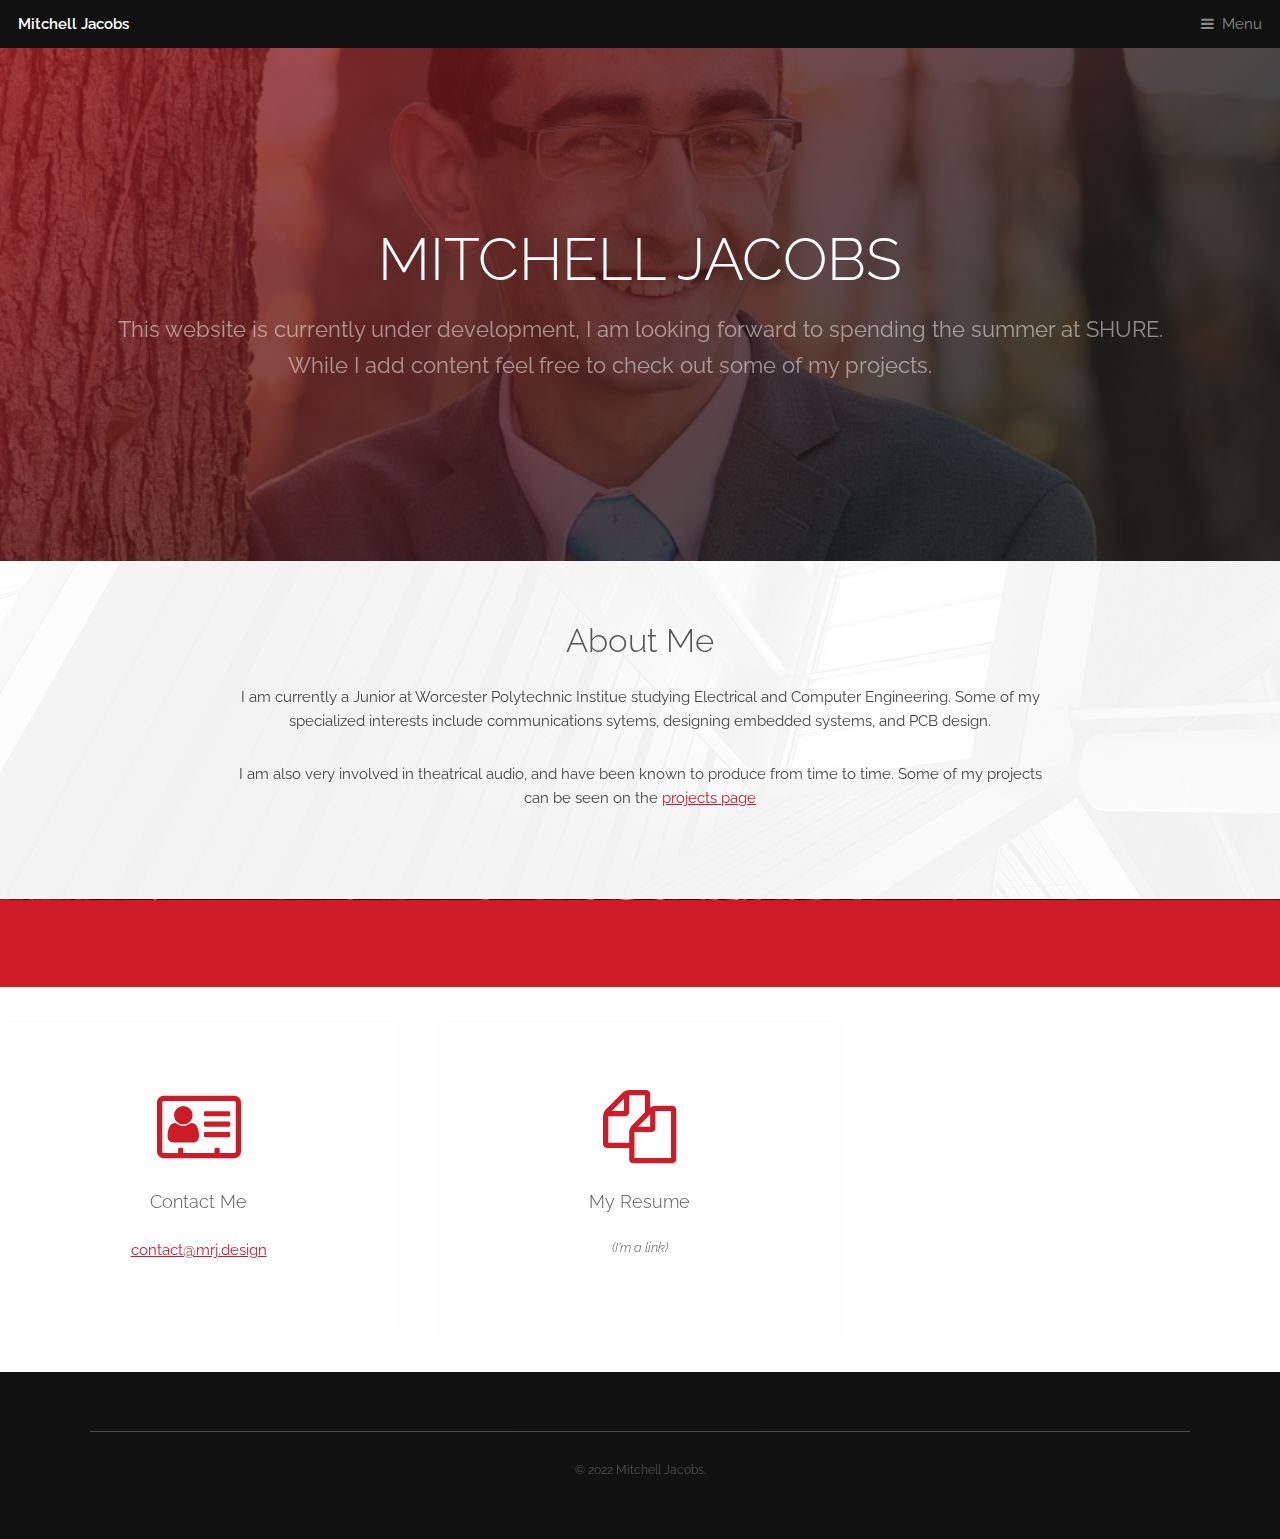
<file: index.html>
<!DOCTYPE HTML>
<!--
	Industrious by TEMPLATED
	templated.co @templatedco
	Released for free under the Creative Commons Attribution 3.0 license (templated.co/license)
-->
<html>
<head>
<title>Mitchell Jacobs</title>
<meta charset="utf-8" />
<meta name="viewport" content="width=device-width, initial-scale=1, user-scalable=no" />
<meta name="description" content="" />
<meta name="keywords" content="" />
<link rel="stylesheet" href="assets/css/main.css" />
</head>
<body class="is-preload">

<!-- Header -->
<header id="header"> <a class="logo" href="index.html">Mitchell Jacobs</a>
  <nav> <a href="#menu">Menu</a> </nav>
</header>

<!-- Nav -->
<nav id="menu">
  <ul class="links">
    <li><a href="index.html">Home</a></li>
    <li><a href="projects.html">Projects</a></li>
	<li><a href="adobe/index.html">Polaroids</a></li>
    <!--<li><a href="https://docs.google.com/presentation/d/1HomAJGfsAVUTFAJvq2ZEibzU8NxV7aHNJRyMZq0gTE8/edit?usp=sharing">History Presentation</a></li>-->
    <!--<li><a href="generic.html">Generic</a></li>-->
  </ul>
</nav>

<!-- Banner -->
<section id="banner" style="background-image: url('images/banner.jpg');">
  <div class="inner">
    <h1>Mitchell Jacobs</h1>
    <p>This website is currently under development, I am looking forward to spending the summer at SHURE. While I add content feel free to check out some of my projects.&nbsp; &nbsp; &nbsp; &nbsp; &nbsp;&nbsp;</p>
  </div>
</section>

<!-- Highlights -->
<section class="wrapper">
      <div class="inner">
        <header class="special">
          <h2>About Me</h2>

          <p>I am currently a Junior at Worcester Polytechnic Institue studying Electrical and Computer Engineering. Some of my specialized interests include communications sytems, designing embedded systems, and PCB design.</p>

          <p> I am also very involved in theatrical audio, and have been known to produce from time to time. Some of my projects can be seen on the <a href="/projects.html"> projects page</a>
        </header>
      </div>
</section>

<!-- CTA -->
<section id="cta" class="wrapper">
  <div class="inner" height="20%"> </div>
</section>
<div class="highlights">
  <section>
    <div class="content"> <a href="#" class="icon fa-vcard-o"><span class="label">Icon</span></a>
      <header>
        <h3>Contact Me</h3>
      </header>
      <p><a href="mailto:contact@mrj.design">contact@mrj.design</a></p>
    </div>
  </section>
  <section onclick="window.open('files/resume/Mitchell-Jacobs.pdf')" target="_blank">
    <div class="content"> <a href="#" class="icon fa-files-o"><span class="label">Icon</span></a>
      <header>
        <h3>My Resume</h3>
		  <h5><i>(I'm a link)</i></h5>
      </header>
    </div>
  </section>
</div>

<!-- Footer -->
<footer id="footer">
  <div class="inner">
    <div class="content">


    </div>
    <div class="copyright"> &copy; 2022 Mitchell Jacobs. </div>
  </div>
</footer>

<!-- Scripts -->
<script src="assets/js/jquery.min.js"></script>
<script src="assets/js/browser.min.js"></script>
<script src="assets/js/breakpoints.min.js"></script>
<script src="assets/js/util.js"></script>
<script src="assets/js/main.js"></script>
</body>
</html>
</file>
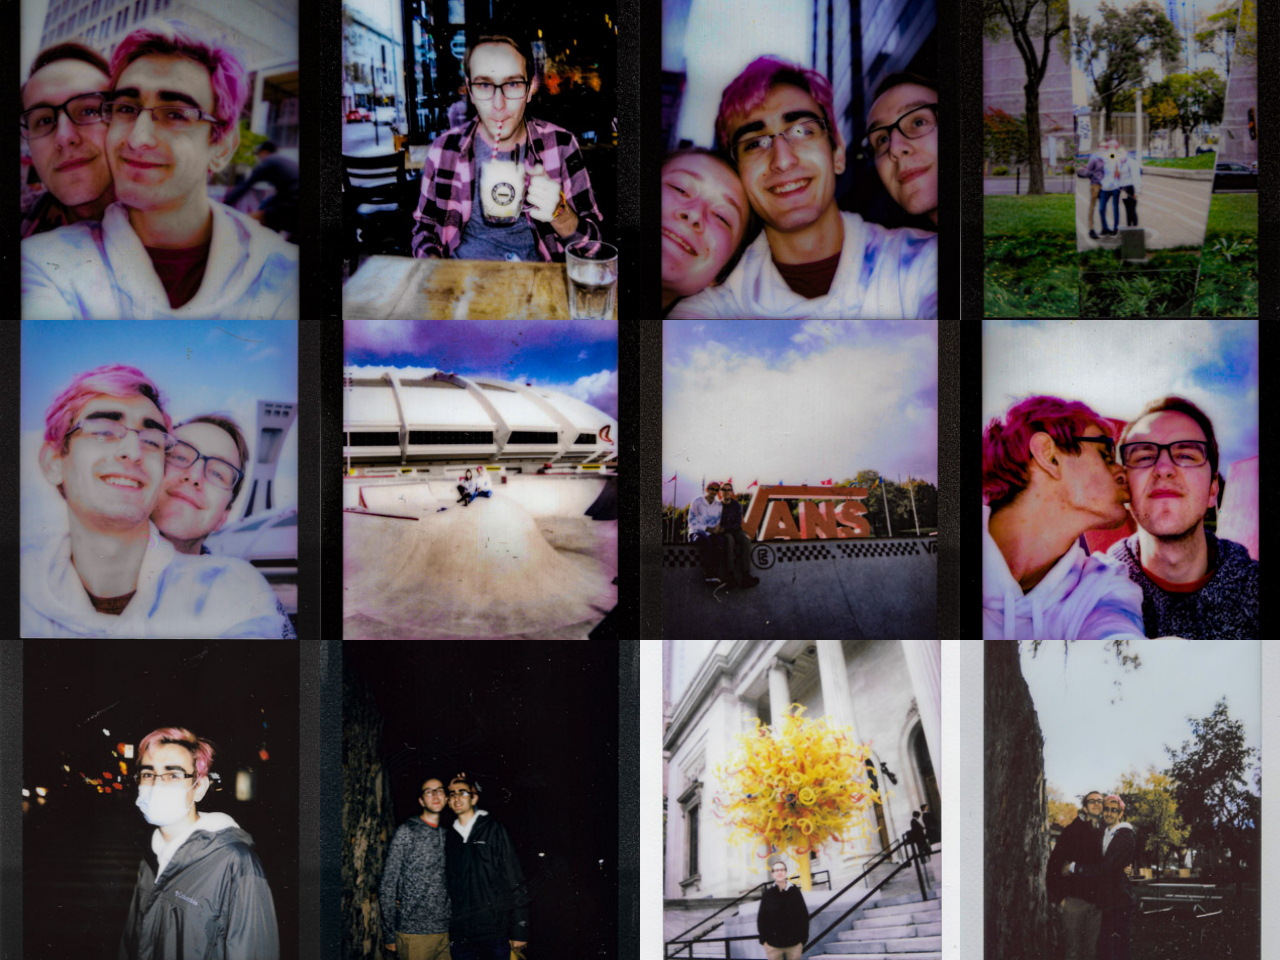
<file: adobe/index.html>
<!DOCTYPE html>
<!--[if lt IE 7]>      <html class="no-js lt-ie9 lt-ie8 lt-ie7" xmlns:lr="http://adobe.com/lrg/0.0"> <![endif]-->
<!--[if IE 7]>         <html class="no-js lt-ie9 lt-ie8" xmlns:lr="http://adobe.com/lrg/0.0"> <![endif]-->
<!--[if IE 8]>         <html class="no-js lt-ie9" xmlns:lr="http://adobe.com/lrg/0.0"> <![endif]-->
<!--[if gt IE 8]><!--> <html class="no-js" xmlns:lr="http://adobe.com/lrg/0.0"> <!--<![endif]-->
    <head>
        <meta charset="utf-8">
        <meta http-equiv="X-UA-Compatible" content="IE=edge">
        <title>Montreal Polaroids</title>
        <meta name="description" content="">
        <meta name="viewport" content="width=device-width, initial-scale=1">
        <link rel="stylesheet" type="text/css" href="assets/css/normalize.css">
        <link rel="stylesheet" type="text/css" href="assets/css/main.css">
        <link rel="stylesheet" type="text/css" media="screen" title="Custom Settings" href="assets/css/custom.css" >
        <script src="assets/js/libs/modernizr.custom.23122.js"></script>
    </head>
    <body class="" data-pagination-style="scroll">
                        <div id="thumbnailContainer">
            <div class="thumbnails thumbnail-size-lg"></div>
        </div>
        <div id="loupeContainer" class="show-corners">
            <div class="background"></div>
            <div class="image-container"></div>
            <div class="side-navigation">
                <div class="hotspot" id="hotspotPrevLoupe">
                    <div class="button" id="buttonPrevSideLoupe">
                        <svg version="1.1" baseProfile="basic" id="svgIconPrevSideLoupe" xmlns="http://www.w3.org/2000/svg" xmlns:xlink="http://www.w3.org/1999/xlink" x="0px" y="0px" width="50px" height="50px" viewBox="0 0 50 50" xml:space="preserve">
                            <path class="icon custom-colorable" fill="#231F20" d="M0,0l0,50h50V0L0,0z M18.49,25.05l9.707-9.264c0.418-0.399,1.093-0.403,1.506-0.008l1.498,1.43 c0.414,0.395,0.41,1.039-0.009,1.438l-6.765,6.456l6.613,6.31c0.411,0.392,0.414,1.024,0.008,1.412l-1.471,1.404 c-0.406,0.387-1.069,0.384-1.479-0.008l-6.612-6.311L18.49,25.05z"/>
                        </svg>
                    </div>
                </div>
                <div class="hotspot" id="hotspotNextLoupe">
                    <div class="button" id="buttonNextSideLoupe">
                        <svg version="1.1" baseProfile="basic" id="svgIconNextSideLoupe" xmlns="http://www.w3.org/2000/svg" xmlns:xlink="http://www.w3.org/1999/xlink" x="0px" y="0px" width="50px" height="50px" viewBox="0 0 50 50" xml:space="preserve">
                            <path class="icon custom-colorable" fill="#231F20" d="M0,0v50h50V0H0z M28.513,27.909l-6.612,6.311c-0.411,0.392-1.073,0.395-1.479,0.008l-1.471-1.404 c-0.406-0.388-0.402-1.02,0.008-1.412l6.613-6.31l-6.765-6.456c-0.419-0.399-0.422-1.043-0.009-1.438l1.498-1.43 c0.414-0.395,1.088-0.391,1.506,0.008l9.707,9.264L28.513,27.909z"/>
                        </svg>
                    </div>
                </div>
            </div>
            <div class="info-container">
                <div id="loupeMeta"></div>
                <ul class="lateral-nav">
                    <li id="buttonPrev">
                        <svg version="1.1" id="svgIconPrevLoupe" xmlns="http://www.w3.org/2000/svg" xmlns:xlink="http://www.w3.org/1999/xlink" x="0px" y="0px" viewBox="0 0 45 45" style="enable-background:new 0 0 45 45;" xml:space="preserve">
                            <style type="text/css">
                                .st0{fill-rule:evenodd;clip-rule:evenodd;fill:#231F20;}
                            </style>
                            <path class="icon custom-colorable" d="M25.20105,14.76864l-8.2004,7.773l2.5314,2.3992l5.5858,5.2952c0.3469,0.3289,0.9064,0.3318,1.2497,0.0065
                                l1.2431-1.1783c0.3429-0.3252,0.3398-0.8555-0.0071-1.1846l-5.5864-5.2948l5.7149-5.4171c0.3535-0.3349,0.3568-0.875,0.0074-1.2063
                                l-1.2657-1.1995C26.12435,14.43064,25.55435,14.43354,25.20105,14.76864z"/>
                        </svg>
                    </li>
                    <li class="count"><span id="countCurrent"></span> of <span id="countTotal"></span></li>
                    <li id="buttonNext">
                        <svg version="1.1" id="svgIconNextLoupe" xmlns="http://www.w3.org/2000/svg" xmlns:xlink="http://www.w3.org/1999/xlink" x="0px" y="0px" viewBox="0 0 45 45" style="enable-background:new 0 0 45 45;" xml:space="preserve">
                            <style type="text/css">
                                .st0{fill-rule:evenodd;clip-rule:evenodd;fill:#231F20;}
                            </style>
                            <path class="icon custom-colorable" d="M19.79895,14.76864l8.2004,7.773l-2.5314,2.3992l-5.5858,5.2952c-0.3469,0.3289-0.9064,0.3318-1.2497,0.0065
                                l-1.2431-1.1783c-0.3429-0.3252-0.3398-0.8555,0.0071-1.1846l5.5864-5.2948l-5.7149-5.4171
                                c-0.3535-0.3349-0.3568-0.875-0.0074-1.2063l1.2657-1.1995C18.87565,14.43064,19.44565,14.43354,19.79895,14.76864z"/>
                        </svg>
                    </li>
                </ul>
            </div>
            <div id="loupeCloseButton">
                <svg version="1.1" id="svgIconLoupeClose" xmlns="http://www.w3.org/2000/svg" xmlns:xlink="http://www.w3.org/1999/xlink" x="0px" y="0px"
                     viewBox="0 0 45 45" style="enable-background:new 0 0 45 45;" xml:space="preserve">
                    <path class="shape-x custom-colorable" d="M14.77881,17.30074l5.212,5.2222l-5.0831,5.0924c-0.3476,0.3484-0.5746,0.7624-0.2308,1.1067l1.5682,1.4763
                        c0.3436,0.3443,0.8045,0.2596,1.1521-0.0886l5.0825-5.093l5.2119,5.222c0.3536,0.3547,0.9244,0.3578,1.2741,0.0073l1.2677-1.27
                        c0.3497-0.3507,0.3465-0.9224-0.0071-1.2768l-5.2119-5.2221l5.0828-5.0925c0.3475-0.3485,0.5429-0.8259,0.1994-1.1702
                        l-1.6474-1.4921c-0.3438-0.3443-0.6936-0.1803-1.0411,0.1679l-5.0828,5.0929l-5.212-5.222
                        c-0.3537-0.3546-0.9241-0.3577-1.2742-0.007l-1.2672,1.2698C14.42171,16.37464,14.42491,16.94624,14.77881,17.30074z"/>
                </svg>
            </div>
        </div>
        <script type="text/javascript">
            var LR = LR || {};
            LR.images = [                                                                                        {"id": "2756", "exportFilename": "60", "title": "", "caption" : ""},
                         {"id": "2787", "exportFilename": "59", "title": "", "caption" : ""},
                         {"id": "2820", "exportFilename": "58", "title": "", "caption" : ""},
                         {"id": "2851", "exportFilename": "57", "title": "", "caption" : ""},
                         {"id": "2884", "exportFilename": "56", "title": "", "caption" : ""},
                         {"id": "2917", "exportFilename": "55", "title": "", "caption" : ""},
                         {"id": "2948", "exportFilename": "54", "title": "", "caption" : ""},
                         {"id": "2979", "exportFilename": "53", "title": "", "caption" : ""},
                         {"id": "3012", "exportFilename": "52", "title": "", "caption" : ""},
                         {"id": "3043", "exportFilename": "51", "title": "", "caption" : ""},
                         {"id": "3076", "exportFilename": "50", "title": "", "caption" : ""},
                         {"id": "3109", "exportFilename": "49", "title": "", "caption" : ""},
                         {"id": "3142", "exportFilename": "48", "title": "", "caption" : ""},
                         {"id": "3175", "exportFilename": "47", "title": "", "caption" : ""},
                         {"id": "3208", "exportFilename": "46", "title": "", "caption" : ""},
                         {"id": "3241", "exportFilename": "45", "title": "", "caption" : ""},
                         {"id": "3272", "exportFilename": "44", "title": "", "caption" : ""},
                         {"id": "3305", "exportFilename": "43", "title": "", "caption" : ""},
                         {"id": "3338", "exportFilename": "41", "title": "", "caption" : ""},
                         {"id": "3369", "exportFilename": "42", "title": "", "caption" : ""},
                                    ]        </script>
        <script src="//ajax.googleapis.com/ajax/libs/jquery/1.10.2/jquery.min.js"></script>
        <script>window.jQuery || document.write('<script src="assets/js/libs/jquery-1.10.2.min.js"><\/script>')</script>
        <script src="assets/js/main.js"></script>
    </body>
</html>
</file>
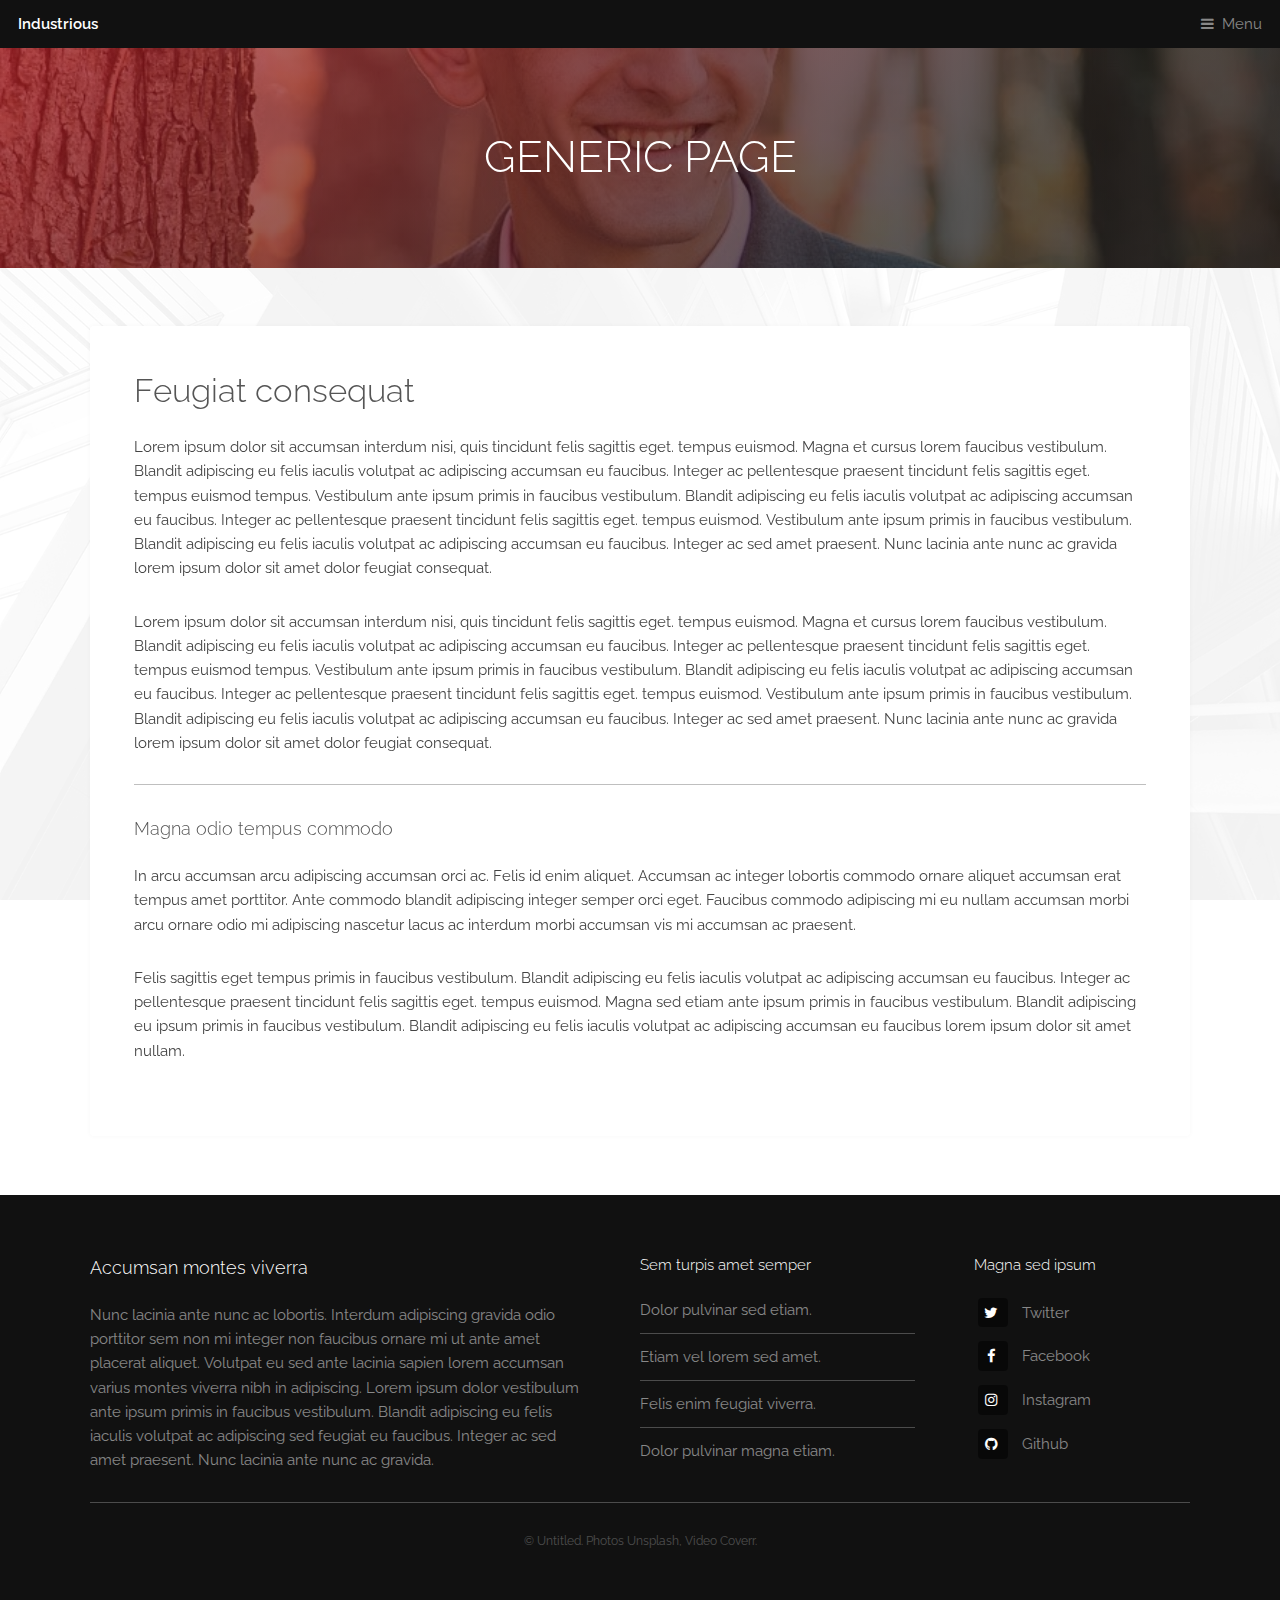
<file: generic.html>
<!DOCTYPE HTML>
<!--
	Industrious by TEMPLATED
	templated.co @templatedco
	Released for free under the Creative Commons Attribution 3.0 license (templated.co/license)
-->
<html>
	<head>
		<title>Generic Page - Industrious by TEMPLATED</title>
		<meta charset="utf-8" />
		<meta name="viewport" content="width=device-width, initial-scale=1, user-scalable=no" />
		<meta name="description" content="" />
		<meta name="keywords" content="" />
		<link rel="stylesheet" href="assets/css/main.css" />
	</head>
	<body class="is-preload">

		<!-- Header -->
			<header id="header">
				<a class="logo" href="index.html">Industrious</a>
				<nav>
					<a href="#menu">Menu</a>
				</nav>
			</header>

		<!-- Nav -->
			<nav id="menu">
				<ul class="links">
					<li><a href="index.html">Home</a></li>
					<li><a href="projects.html">Projects</a></li>
					<li><a href="generic.html">Generic</a></li>
				</ul>
			</nav>

		<!-- Heading -->
			<div id="heading" >
				<h1>Generic Page</h1>
			</div>

		<!-- Main -->
			<section id="main" class="wrapper">
				<div class="inner">
					<div class="content">
						<header>
							<h2>Feugiat consequat</h2>
						</header>
						<p>Lorem ipsum dolor sit accumsan interdum nisi, quis tincidunt felis sagittis eget. tempus euismod. Magna et cursus lorem faucibus vestibulum. Blandit adipiscing eu felis iaculis volutpat ac adipiscing accumsan eu faucibus. Integer ac pellentesque praesent tincidunt felis sagittis eget. tempus euismod tempus. Vestibulum ante ipsum primis in faucibus vestibulum. Blandit adipiscing eu felis iaculis volutpat ac adipiscing accumsan eu faucibus. Integer ac pellentesque praesent tincidunt felis sagittis eget. tempus euismod. Vestibulum ante ipsum primis in faucibus vestibulum. Blandit adipiscing eu felis iaculis volutpat ac adipiscing accumsan eu faucibus. Integer ac sed amet praesent. Nunc lacinia ante nunc ac gravida lorem ipsum dolor sit amet dolor feugiat consequat. </p>
						<p>Lorem ipsum dolor sit accumsan interdum nisi, quis tincidunt felis sagittis eget. tempus euismod. Magna et cursus lorem faucibus vestibulum. Blandit adipiscing eu felis iaculis volutpat ac adipiscing accumsan eu faucibus. Integer ac pellentesque praesent tincidunt felis sagittis eget. tempus euismod tempus. Vestibulum ante ipsum primis in faucibus vestibulum. Blandit adipiscing eu felis iaculis volutpat ac adipiscing accumsan eu faucibus. Integer ac pellentesque praesent tincidunt felis sagittis eget. tempus euismod. Vestibulum ante ipsum primis in faucibus vestibulum. Blandit adipiscing eu felis iaculis volutpat ac adipiscing accumsan eu faucibus. Integer ac sed amet praesent. Nunc lacinia ante nunc ac gravida lorem ipsum dolor sit amet dolor feugiat consequat. </p>
						<hr />
						<h3>Magna odio tempus commodo</h3>
						<p>In arcu accumsan arcu adipiscing accumsan orci ac. Felis id enim aliquet. Accumsan ac integer lobortis commodo ornare aliquet accumsan erat tempus amet porttitor. Ante commodo blandit adipiscing integer semper orci eget. Faucibus commodo adipiscing mi eu nullam accumsan morbi arcu ornare odio mi adipiscing nascetur lacus ac interdum morbi accumsan vis mi accumsan ac praesent.</p>
						<p>Felis sagittis eget tempus primis in faucibus vestibulum. Blandit adipiscing eu felis iaculis volutpat ac adipiscing accumsan eu faucibus. Integer ac pellentesque praesent tincidunt felis sagittis eget. tempus euismod. Magna sed etiam ante ipsum primis in faucibus vestibulum. Blandit adipiscing eu ipsum primis in faucibus vestibulum. Blandit adipiscing eu felis iaculis volutpat ac adipiscing accumsan eu faucibus lorem ipsum dolor sit amet nullam.</p>
					</div>
				</div>
			</section>

		<!-- Footer -->
			<footer id="footer">
				<div class="inner">
					<div class="content">
						<section>
							<h3>Accumsan montes viverra</h3>
							<p>Nunc lacinia ante nunc ac lobortis. Interdum adipiscing gravida odio porttitor sem non mi integer non faucibus ornare mi ut ante amet placerat aliquet. Volutpat eu sed ante lacinia sapien lorem accumsan varius montes viverra nibh in adipiscing. Lorem ipsum dolor vestibulum ante ipsum primis in faucibus vestibulum. Blandit adipiscing eu felis iaculis volutpat ac adipiscing sed feugiat eu faucibus. Integer ac sed amet praesent. Nunc lacinia ante nunc ac gravida.</p>
						</section>
						<section>
							<h4>Sem turpis amet semper</h4>
							<ul class="alt">
								<li><a href="#">Dolor pulvinar sed etiam.</a></li>
								<li><a href="#">Etiam vel lorem sed amet.</a></li>
								<li><a href="#">Felis enim feugiat viverra.</a></li>
								<li><a href="#">Dolor pulvinar magna etiam.</a></li>
							</ul>
						</section>
						<section>
							<h4>Magna sed ipsum</h4>
							<ul class="plain">
								<li><a href="#"><i class="icon fa-twitter">&nbsp;</i>Twitter</a></li>
								<li><a href="#"><i class="icon fa-facebook">&nbsp;</i>Facebook</a></li>
								<li><a href="#"><i class="icon fa-instagram">&nbsp;</i>Instagram</a></li>
								<li><a href="#"><i class="icon fa-github">&nbsp;</i>Github</a></li>
							</ul>
						</section>
					</div>
					<div class="copyright">
						&copy; Untitled. Photos <a href="https://unsplash.co">Unsplash</a>, Video <a href="https://coverr.co">Coverr</a>.
					</div>
				</div>
			</footer>

		<!-- Scripts -->
			<script src="assets/js/jquery.min.js"></script>
			<script src="assets/js/browser.min.js"></script>
			<script src="assets/js/breakpoints.min.js"></script>
			<script src="assets/js/util.js"></script>
			<script src="assets/js/main.js"></script>

	</body>
</html>
</file>
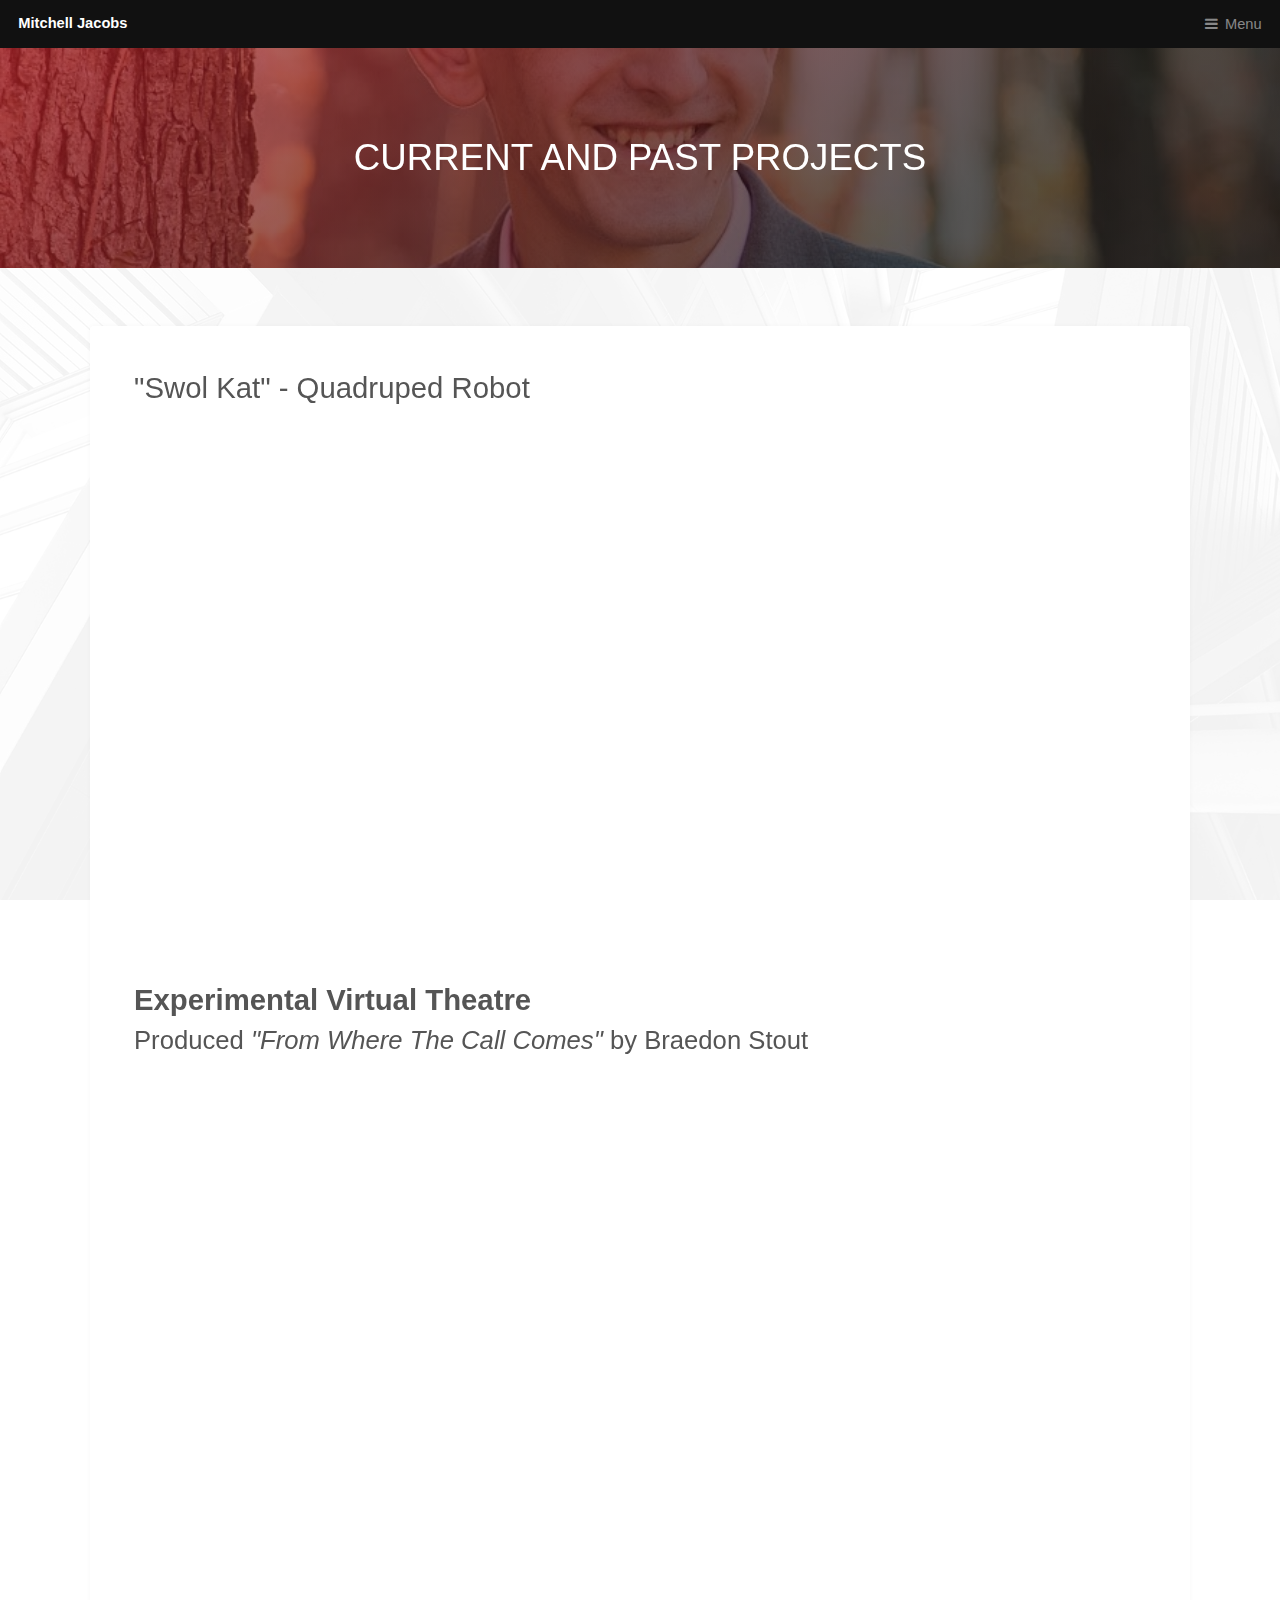
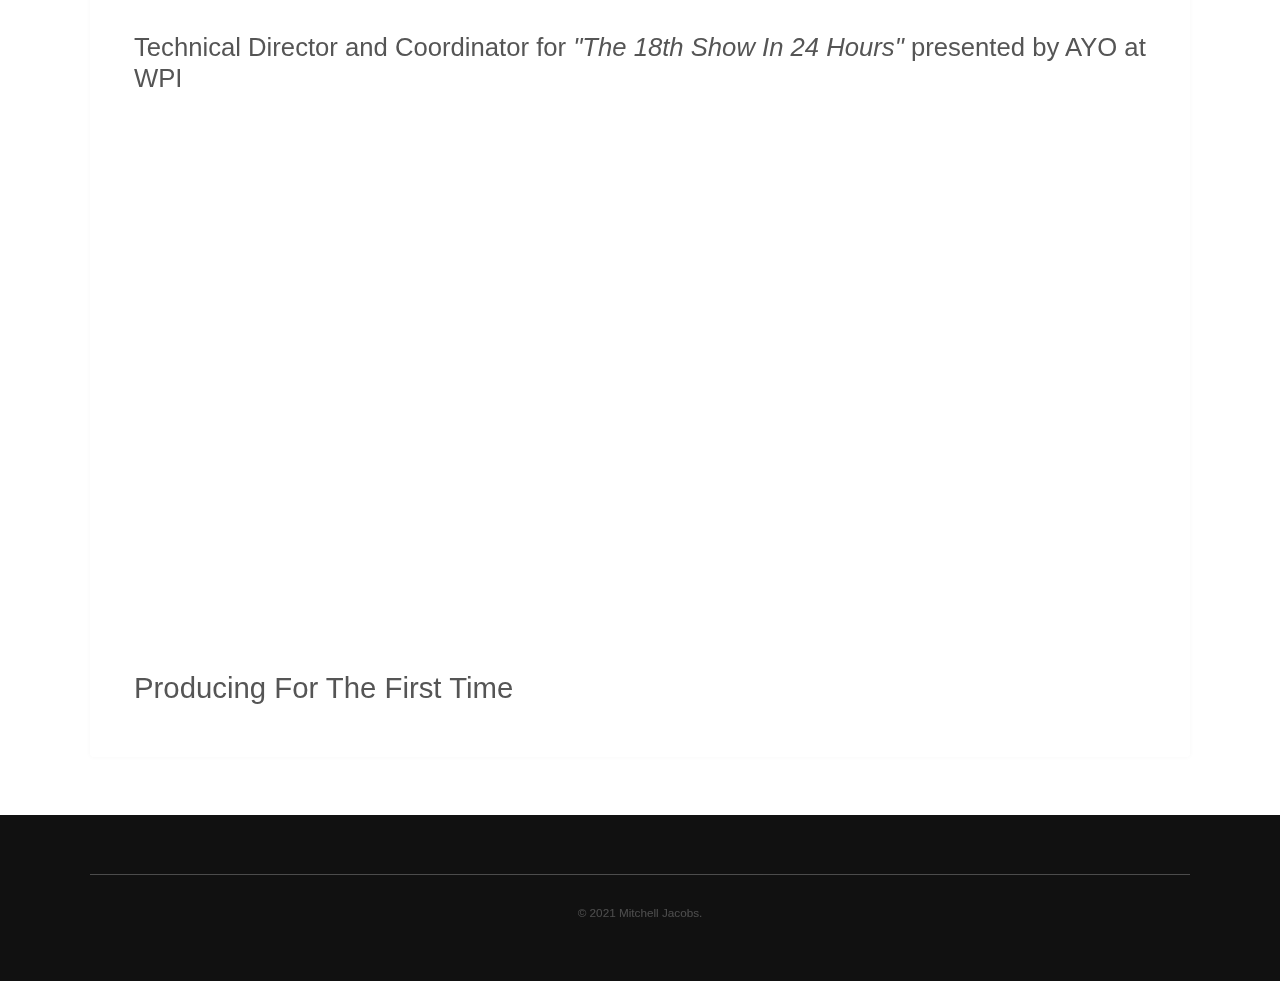
<file: projects.html>
<!DOCTYPE HTML>
<!--
	Industrious by TEMPLATED
	templated.co @templatedco
	Released for free under the Creative Commons Attribution 3.0 license (templated.co/license)
-->
<html>
<head>
<meta http-equiv="X-UA-Compatible" content="IE=edge">
<title>Mitchell Jacobs</title>
<meta charset="utf-8" />
<meta name="viewport" content="width=device-width, initial-scale=1, user-scalable=no" />
<meta name="description" content="" />
<meta name="keywords" content="" />
<link rel="stylesheet" href="assets/css/main.css" />
<link href="css/bootstrap-4.4.1.css" rel="stylesheet" type="text/css">
</head>

<body class="is-preload">

<!-- Header -->
<header id="header"> <a class="logo" href="index.html">Mitchell Jacobs</a>
  <nav> <a href="#menu">Menu</a> </nav>
</header>

<!-- Nav -->
<nav id="menu">
  <ul class="links">
    <li><a href="index.html">Home</a></li>
    <li><a href="projects.html">Projects</a></li>
    <!--<li><a href="generic.html">Generic</a></li>-->
  </ul>
</nav>

<!-- Heading -->
<div id="heading">
  <h1>Current and Past Projects</h1>
</div>

<!-- Main -->
<section id="main" class="wrapper">
<div class="inner">
<div class="content">
<!-- Elements -->
<div class="row">
<div class="col-12 col-12-medium"> 
  
  <!-- Text -->
  <h2>"Swol Kat" - Quadruped Robot</h2>
  <div class="container">
    <iframe width="100%" frameborder=0 src="https://www.youtube.com/embed/Ud19VgODqBQ" frameborder="0" allow="accelerometer; autoplay; clipboard-write; encrypted-media;
							gyroscope; picture-in-picture" allowfullscreen class="video">
    </iframe>
  </div>
 
  <h2><b>Experimental Virtual Theatre</b></h2>
  <h3>Produced <i>"From Where The Call Comes"</i> by Braedon Stout</h3>
  <div class="container">
    <iframe width="100%" frameborder=0 src="https://www.youtube.com/embed/U3Xv9zKazTo" frameborder="0"
									allow="accelerometer; autoplay; clipboard-write; encrypted-media;
							gyroscope; picture-in-picture" allowfullscreen class="video">
    </iframe>
  </div>
  <h3>Technical Director and Coordinator for <i>"The 18th Show In 24 Hours"</i> presented by AYO at WPI</h3>
  <div class="container">
    <iframe width="100%" frameborder=0 src="https://www.youtube.com/embed/-CKk9VAN46Q" frameborder="0" allow="accelerometer; autoplay; clipboard-write; encrypted-media;
							gyroscope; picture-in-picture" allowfullscreen class="video">
    </iframe>
  </div>
  <h2>Producing For The First Time</h2>
</div>
</section>

<!-- Footer -->
<footer id="footer">
  <div class="inner">
    <div class="content">
      
   
      
    </div>
     <div class="copyright"> &copy; 2021 Mitchell Jacobs. </div>
  </div>
</footer>

<!-- Scripts --> 
<!-- <script src="assets/js/jquery.min.js"></script> --> 
<script src="js/jquery-3.4.1.min.js" type="text/javascript"></script> 
<script src="assets/js/browser.min.js"></script> 
<script src="assets/js/breakpoints.min.js"></script> 
<script src="assets/js/util.js"></script> 
<script src="assets/js/main.js"></script> 
<script src="js/popper.min.js" type="text/javascript"></script> 
<script src="js/bootstrap-4.4.1.js" type="text/javascript"></script>
</body>
</html>
</file>
<file: adobe/assets/css/main.css>
::-moz-selection {
    text-shadow: none;
}

::selection {
    text-shadow: none;
}

img {
    vertical-align: middle;
}

.scrollbar-measure {
    width: 100px;
    height: 100px;
    overflow: scroll;
    position: absolute;
    top: -9999px;
}

html, body {
    margin: 0;
    padding: 0;
    background-color: #000000;
    font-family: sans-serif;
   -webkit-font-smoothing: antialiased; 
}

body.loupe-active {
    overflow: hidden;
}

header {
    display: none;
    position: relative;
    top: 0;
    left: 0;
    margin: 0;
    padding: 0 6px 0 0;
    width: 100%;
    height: 114px;
   -moz-box-sizing: border-box;
    box-sizing: border-box;   
    z-index: 2;

    -webkit-transition: all .2s ease-out;
    -moz-transition: all .2s ease-out;
    -ms-transition: all .2s ease-out;
    -o-transition: all .2s ease-out;
    transition: all .2s ease-out;
}

.has-header header {
    display: block;
}

header.is-fixed {
    position: fixed;
    top: 0;
    left: 0;
    width: 100%;
    z-index: 2;
}

header div.background {
    position: absolute;
    top: 0;
    left: 0;
    width: 100%;
    height: 114px;
    background-color: #000000;
    opacity: .9;
}

header div.meta-left {
    position: static;
    width: 50%;
    float: left;
    padding-left: 20px;
    padding-top: 20px;
   -moz-box-sizing: border-box;
    box-sizing: border-box; 
}

header div.meta-right {
    position: static;
    width: 50%;
    float: right;
    padding-right: 6px;
    padding-top: 6px;
   -moz-box-sizing: border-box;
    box-sizing: border-box; 
}

header p.title {
    position: relative;
    margin: 0;
    padding: 0;
    font-size: 24px;
    text-align: left;
    font-weight: bold;
   -moz-box-sizing: border-box;
    box-sizing: border-box;
    white-space: nowrap;
    overflow: hidden;
    text-overflow: ellipsis;
}

header p.author {
    position: absolute;
    bottom: 20px;
    left: 20px;
    margin: 0;
    padding: 0;
    font-size: 12px;
    text-align: left;
    white-space: nowrap;
    overflow: hidden;
    text-overflow: ellipsis;
}

header p.extra {
    position: absolute;
    bottom: 20px;
    right: 20px;
    width: 50%;
    margin: 0;
    padding: 0;
    font-size: 12px;
    text-align: right;
    white-space: nowrap;
    overflow: hidden;
    text-overflow: ellipsis;
}

header a {
    color: inherit;
}

header a:hover {
    opacity: .75;
}

.scrolled header.is-fixed {
    height: 80px;
    padding: 0px 6px 0 0;
    overflow: hidden;
}

.scrolled header.is-fixed div.meta-left {
    padding-top: 8px;
}

.scrolled header.is-fixed div.meta-right {

}

.scrolled header.is-fixed p.title {
    padding: 12px 0 0 2px;
    font-size: 18px;
}

.scrolled header.is-fixed p.author {
    margin: .25em 0 0 0;
}

#buttonFullscreen {
    position: absolute;
    top: 10px;
    right: 10px;
    display: none;
    width: 40px;
    height: 40px;
    cursor: pointer;
}

#pageNav {
    display: block;
    float: right;
    font-size: 12px;
}

#pageNav div.count {
    padding-top: 1px;
}

#pageCountCurrent,
#pageCountTotal {
    font-weight: bold;
    line-height: 40px;
}

#buttonPrevPage {
    position: relative;
    display: block;
    float: left;
    width: 40px;
    height: 40px;
    overflow: hidden;
    cursor: pointer;
}

#buttonPrevPage.disabled {
    opacity: .5;
    cursor: inherit;
}

#svgIconPrevPage {
    position: absolute;
    top: 0;
    left: 0;
    width: 45px;
    height: 45px;
}

#pageNav div.count {
    float: left;
}

#buttonNextPage {
    position: relative;
    display: block;
    float: left;
    width: 40px;
    height: 40px;
    overflow: hidden;
    cursor: pointer;
}

#buttonNextPage.disabled {
    opacity: .5;
    cursor: inherit;
}

#svgIconNextPage {
    position: absolute;
    top: 0;
    left: 0;
    width: 45px;
    height: 45px;
}

.fullscreen #buttonFullscreen {
    display: block;
}

#buttonFullscreen div.icon {
    position: absolute;
    top: 12px;
    left: 11px;
    width: 18px;
    height: 16px;
}

#svgIconFullscreen {
    position: absolute;
    top: 0px;
    left: 0px;
    width: 18px;
    height: 16px;
}

#thumbnailContainer {
    position: relative;
    padding: 0px 0px 0px 0px;
    width: 100%;
   -moz-box-sizing: border-box;
    box-sizing: border-box;
    overflow: hidden;
    font-size: 0;
}

.has-header #thumbnailContainer {
    position: relative;
    width: 100%;
   -moz-box-sizing: border-box;
    box-sizing: border-box; 
}

div.thumbnails {
    overflow: hidden;
    margin: 0 auto;
   -moz-box-sizing: border-box;
    box-sizing: border-box;  
}

div.thumbnail {
    position: relative;
    display:block;
    float: left;
    width: 20%;
    height: 20%;
    padding-bottom: 20%;
   -moz-box-sizing: border-box;
    box-sizing: border-box;
    cursor: pointer;
    background-size: cover;
    background-position: 50% 50%;

   -webkit-transition: all .1s ease-in;
   -moz-transition: all .1s ease-in;
   -ms-transition: all .1s ease-in;
   -o-transition: all .1s ease-in;
    transition: all .1s ease-in; 
}

div.thumbnail:hover {
   -moz-box-shadow: inset 0 0 100px rgba(0, 0, 0, .4);  
   -webkit-box-shadow: inset 0 0 100px rgba(0, 0, 0, .4);   
    box-shadow: inset 0 0 100px rgba(0, 0, 0, .4);

   -webkit-transition: all .1s ease-out;
   -moz-transition: all .1s ease-out;
   -ms-transition: all .1s ease-out;
   -o-transition: all .1s ease-out;
    transition: all .1s ease-out;  
}

.thumbnail-size-sm div.thumbnail {
    width: 12.5%;
    height: 12.5%;
    padding-bottom: 12.5%;
}

.thumbnail-size-md div.thumbnail {
    width: 20%;
    height: 20%;
    padding-bottom: 20%;
}

.thumbnail-size-lg div.thumbnail {
    width: 25%;
    height: 25%;
    padding-bottom: 25%;
}

div.thumbnail div.image-container {
    display: table;
    width: 100%;
    height: 100%;
}

div.thumbnail div.image-container div.image {
    display: table-cell;
    margin: 0;
    padding: 0;
    width: 100%;
    height: 100%;
   -moz-box-sizing: border-box;
    box-sizing: border-box;
    vertical-align: middle;
    text-align: center;
}

div.thumbnail img {
    display: block;
    position: absolute;
    top: 0;
    left: 0;
    width: auto;
    max-width: 100%;
    height: auto;
    max-height: 100%;
   -moz-box-sizing: border-box;
    box-sizing: border-box;
    cursor: pointer;
    border-style: solid;
}

#loupeContainer {
    display: none;
    position: fixed;
    top: 0;
    left: 0;
    padding: 45px 45px 100px 45px;
    width: 100%;
    height: 100%;
   -moz-box-sizing: border-box;
    box-sizing: border-box;
    z-index: 2;
    font-size: 12px;
    text-align: center;
}

#loupeContainer div.background {
    position: absolute;
    top: 0;
    left: 0;
    width: 100%;
    height: 100%;
}

#loupeContainer div.image-container {
    position: relative;
    display: table;
    width: 100%;
    height: 100%;
}

#loupeContainer div.corners {
    position: relative;
    display: inline-block;
}

#loupeContainer div.image-container div.image {
    display: table-cell;
    margin: 0;
    padding: 0;
    width: 100%;
    height: 100%;
   -moz-box-sizing: border-box;
    box-sizing: border-box;
    vertical-align: middle;
    text-align: center;
}

#loupeContainer img {
    width: auto;
    max-width: 100%;
    height: auto;
    max-height: 100%;
   -moz-box-sizing: border-box;
    box-sizing: border-box;
}

#loupeContainer ul {
    display: inline-block;
    margin: 0;
    padding: 0;
    list-style-type: none;
    line-height: 45px;
}

#loupeContainer div.info-container {
    position: absolute;
    left: 0;
    bottom: 0;
    width: 100%;
}

#loupeContainer div.side-navigation {
    position: absolute;
    left: 0;
    bottom: 0;
    width: 100%;
    height: 100%;
    padding: 45px 0px 100px 0px;
   -moz-box-sizing: border-box;
    box-sizing: border-box; 
}

#loupeContainer div.side-navigation div.hotspot {
    position: relative;
    width: 25%;
    height: 100%;

   -webkit-user-select: none;   
   -moz-user-select: none;
   -ms-user-select: none;
   -o-user-select: none;
    user-select: none;
}

#loupeContainer div.side-navigation div.hotspot.over {
    cursor: pointer;
}

#loupeMeta p {
    margin: 0;
    padding: 0;
}

#loupeMeta p.title {
    margin: 0 auto 5px auto;
    padding: 0;
    max-width: 80%;
    overflow: hidden;
    text-overflow: ellipsis;
    white-space: nowrap;
    font-size: 15px;
    font-weight: bold;
}

#loupeMeta p.caption {
    margin: 0 auto;
    padding: 0;
    max-width: 80%;
    height: 48px;
    overflow: hidden;
    font-size: 14px;
}

#hotspotPrevLoupe {
    float: left;
}

#hotspotPrevLoupe.disabled {
    display: none;
    position: absolute;
    top: 50%;
    left: 0;
}

#hotspotNextLoupe {
    float: right;
}

#hotspotNextLoupe.disabled {
    display: none;
}

#loupeContainer div.side-navigation div.button {
    display: block;
    width: 50px;
    height: 50px;
}

#buttonPrevSideLoupe {
    position: absolute;
    top: 50%;
    left: 0px;
    -webkit-transition: all .2s ease-out;
    -moz-transition: all .2s ease-out;
    -ms-transition: all .2s ease-out;
    -o-transition: all .2s ease-out;
    transition: all .2s ease-out;
    opacity: 0;
}

#hotspotPrevLoupe.over #buttonPrevSideLoupe {
    opacity: 1;
}

#svgIconPrevSideLoupe {
    position: absolute;
    top: 0;
    left: 0;
    width: 50px;
    height: 50px;
}

#buttonNextSideLoupe {
    position: absolute;
    top: 50%;
    right: 0px;
    -webkit-transition: all .2s ease-out;
    -moz-transition: all .2s ease-out;
    -ms-transition: all .2s ease-out;
    -o-transition: all .2s ease-out;
    transition: all .2s ease-out;
    opacity: 0;
}

#hotspotNextLoupe.over #buttonNextSideLoupe {
    opacity: 1;
}

#svgIconNextSideLoupe {
    position: absolute;
    top: 0;
    left: 0;
    width: 50px;
    height: 50px;
}

#loupeContainer li {
    display: block;
    float: left;
}

#countCurrent,
#countTotal {
    font-weight: bold;
}

#buttonPrev {
    position: relative;
    width: 45px;
    height: 45px;
    cursor: pointer;
   -webkit-user-select: none;   
   -moz-user-select: none;
   -ms-user-select: none;
   -o-user-select: none;
    user-select: none; 
}

#buttonPrev.disabled {
    opacity: .5;
    cursor: inherit;
}

#svgIconPrevLoupe {
    position: absolute;
    top: 0;
    left: 0;
    width: 45px;
    height: 45px;
}

#buttonNext {
    position: relative;
    width: 45px;
    height: 45px;
    cursor: pointer;
   -webkit-user-select: none;   
   -moz-user-select: none;
   -ms-user-select: none;
   -o-user-select: none;
    user-select: none;
}

#buttonNext.disabled {
    opacity: .5;
    cursor: inherit;
}

#svgIconNextLoupe {
    position: absolute;
    top: 0;
    left: 0;
    width: 45px;
    height: 45px;
}

#loupeCloseButton {
    position: absolute;
    top: 0;
    right: 0;
    width: 45px;
    height: 45px;
    cursor: pointer;
}

#svgIconLoupeClose {
    position: absolute;
    top: 0;
    right: 0;
    width: 45px;
    height: 45px;
}

#svgIconLoupeClose .shape-x{
    fill-rule:evenodd;
    clip-rule:evenodd;
}

.custom-colorable {
    fill: #a0a0a0;
}

@media screen and (max-width: 768px) {

    header p.title {
        font-size: 18px;
    }

    .thumbnail-size-sm div.thumbnail {
        width: 20%;
        height: 20%;
        padding-bottom: 20%;
    }

    .thumbnail-size-md div.thumbnail {
        width: 25%;
        height: 25%;
        padding-bottom: 25%;
    }

    .thumbnail-size-lg div.thumbnail {
        width: 50%;
        height: 50%;
        padding-bottom: 50%;
    }

}

@media screen and (max-width: 568px) {

    header {
        padding-bottom: 20px;
        height: auto;
        overflow: hidden;
    }

    header div.meta-left {
        padding: 20px 20px 0px 20px;
        width: 100%;
    }

    header div.meta-right {
        padding: 20px 20px 0 20px;
        width: 100%;
    }

    header p.author {
        position: relative;
        top: 0;
        left: 0;
        margin-top: 0;
    }

    header p.extra {
        position: relative;
        bottom: inherit;
        right: inherit;
        width: 100%;
        text-align: left;
        white-space: normal;
        overflow: visible;
    }

    .scrolled header.is-fixed {
        padding-bottom: 20px;
        height: auto;
        overflow: hidden;
    }

    .scrolled header.is-fixed p.title {
        padding: 12px 0 0 2px;
        font-size: 18px;
    }

    .scrolled header.is-fixed p.author {
        margin-top: .5em;
    }

    header ul.gallery-meta {
        display: none;
    }

    #pageNav {
        display: inline-block;
        float: none;
    }

    .fullscreen #buttonFullscreen {
        display: none;
    }

    #thumbnailContainer {
        padding: 5px;
    }

    div.thumbnail {
        border: 5px solid #000000;
    }

    .thumbnail-size-sm div.thumbnail {
        width: 33.3333%;
        height: 33.3333%;
        padding-bottom: 33.3333%;
    }

    .thumbnail-size-md div.thumbnail {
        width: 50%;
        height: 50%;
        padding-bottom: 50%;
    }

    .thumbnail-size-lg div.thumbnail {
        width: 100%;
        height: 100%;
        padding-bottom: 100%;
    }

}
</file>
<file: adobe/assets/css/custom.css>
html {
  background-color: #1A1A1A !important;
  color: inherit;
}

.thumb-img {
}

#loupeContainer div.background {
  background-color: #1A1A1A !important;
  color: inherit;
}

header div.background {
  background-color: #1A1A1A !important;
  color: inherit;
}

.custom-colorable {
  fill: #BFBFBF !important;
}

body {
  background-color: #1A1A1A !important;
  color: #BFBFBF !important;
}
</file>
<file: assets/css/main.css>
@import url(font-awesome.min.css);
@import url("https://fonts.googleapis.com/css?family=Raleway:200,300,400,500,600");

.container {
  position: relative;
  width: 100%;
  height: 0;
  padding-bottom: 56.25%;
  max-width: 640px;
}

.video {
  position: absolute;
  top: 0;
  left: 0;
  width: 100%;
  height: 100%;
  max-width: 640px;
  max-height: 360px;
}

/*
	Industrious by TEMPLATED
	templated.co @templatedco
	Released for free under the Creative Commons Attribution 3.0 license (templated.co/license)
*/
/* Basic */
@-ms-viewport {
  width: device-width;
}

body {
  -ms-overflow-style: scrollbar;
}

@media screen and (max-width: 480px) {
  html, body {
    min-width: 320px;
  }
}

html {
  box-sizing: border-box;
}

*, *:before, *:after {
  box-sizing: inherit;
}

body {
  background: #ffffff;
}

body.is-preload *, body.is-preload *:before, body.is-preload *:after {
  -moz-animation: none !important;
  -webkit-animation: none !important;
  -ms-animation: none !important;
  animation: none !important;
  -moz-transition: none !important;
  -webkit-transition: none !important;
  -ms-transition: none !important;
  transition: none !important;
}

html, body, div, span, applet, object,
iframe, h1, h2, h3, h4, h5, h6, p, blockquote,
pre, a, abbr, acronym, address, big, cite,
code, del, dfn, em, img, ins, kbd, q, s, samp,
small, strike, strong, sub, sup, tt, var, b,
u, i, center, dl, dt, dd, ol, ul, li, fieldset,
form, label, legend, table, caption, tbody,
tfoot, thead, tr, th, td, article, aside,
canvas, details, embed, figure, figcaption,
footer, header, hgroup, menu, nav, output, ruby,
section, summary, time, mark, audio, video {
  margin: 0;
  padding: 0;
  border: 0;
  font-size: 100%;
  font: inherit;
  vertical-align: baseline;
}

article, aside, details, figcaption, figure,
footer, header, hgroup, menu, nav, section {
  display: block;
}

body {
  line-height: 1;
}

ol, ul {
  list-style: none;
}

blockquote, q {
  quotes: none;
}

blockquote:before, blockquote:after, q:before, q:after {
  content: '';
  content: none;
}

table {
  border-collapse: collapse;
  border-spacing: 0;
}

body {
  -webkit-text-size-adjust: none;
}

mark {
  background-color: transparent;
  color: inherit;
}

input::-moz-focus-inner {
  border: 0;
  padding: 0;
}

input, select, textarea {
  -moz-appearance: none;
  -webkit-appearance: none;
  -ms-appearance: none;
  appearance: none;
}

/* Typography */
html {
  font-size: 13pt;
}

@media screen and (max-width: 1680px) {
  html {
    font-size: 11pt;
  }
}

@media screen and (max-width: 980px) {
  html {
    font-size: 12pt;
  }
}

@media screen and (max-width: 480px) {
  html {
    font-size: 11pt;
  }
}

body {
  background-color: #ffffff;
  color: #444444;
}

body, input, select, textarea {
  font-family: "Raleway", Arial, Helvetica, sans-serif;
  font-weight: 400;
  font-size: 1rem;
  line-height: 1.65;
}

a {
  -moz-transition: color 0.2s ease-in-out;
  -webkit-transition: color 0.2s ease-in-out;
  -ms-transition: color 0.2s ease-in-out;
  transition: color 0.2s ease-in-out;
  text-decoration: underline;
}

a:hover {
  text-decoration: none;
}

strong, b {
  font-weight: 600;
}

em, i {
  font-style: italic;
}

p {
  margin: 0 0 2rem 0;
}

header.special {
  text-align: center;
  margin-bottom: 4rem;
}

header.special p {
  max-width: 75%;
  margin-left: auto;
  margin-right: auto;
}

h1, h2, h3, h4, h5, h6 {
  font-weight: 300;
  line-height: 1.5;
  margin: 0 0 1.5rem 0;
}

h1 a, h2 a, h3 a, h4 a, h5 a, h6 a {
  color: inherit;
  text-decoration: none;
}

h1 {
  font-size: 3rem;
  line-height: 1.2;
  text-transform: uppercase;
}

h2 {
  font-size: 2.25rem;
  line-height: 1.3;
}

h3 {
  font-size: 1.25rem;
}

h4 {
  font-size: 1rem;
}

h5 {
  font-size: 0.9rem;
}

h6 {
  font-size: 0.7rem;
}

@media screen and (max-width: 736px) {
  h1 {
    font-size: 2.75rem;
    line-height: 1.3;
  }

  h2 {
    font-size: 1.75rem;
    line-height: 1.5;
  }

  h3 {
    font-size: 1.25rem;
  }
}

sub {
  font-size: 0.8rem;
  position: relative;
  top: 0.5rem;
}

sup {
  font-size: 0.8rem;
  position: relative;
  top: -0.5rem;
}

blockquote {
  border-left: solid 0.5rem;
  font-style: italic;
  margin: 0 0 2rem 0;
  padding: 1rem 0 1rem 2rem;
}

code {
  border-radius: 4px;
  border: solid 1px;
  font-family: "Courier New", monospace;
  font-size: 0.9rem;
  margin: 0 0.25rem;
  padding: 0.25rem 0.65rem;
}

pre {
  -webkit-overflow-scrolling: touch;
  font-family: "Courier New", monospace;
  font-size: 0.9rem;
  margin: 0 0 2rem 0;
}

pre code {
  display: block;
  line-height: 1.75;
  padding: 1rem 1.5rem;
  overflow-x: auto;
}

hr {
  border: 0;
  border-bottom: solid 1px;
  margin: 2rem 0;
}

hr.major {
  margin: 4rem 0;
}

input, select, textarea {
  color: #555555;
}

a {
  color: #ce1b28;
}

strong, b {
  color: #555555;
}

h1, h2, h3, h4, h5, h6 {
  color: #555555;
}

blockquote {
  border-left-color: rgba(0, 0, 0, 0.25);
}

code {
  background: rgba(0, 0, 0, 0.075);
  border-color: rgba(0, 0, 0, 0.25);
}

hr {
  border-bottom-color: rgba(0, 0, 0, 0.25);
}

/* Inner */
.inner {
  margin: 0 auto;
  width: 75rem;
  max-width: calc(100% - 6rem);
}

@media screen and (max-width: 480px) {
  .inner {
    max-width: calc(100% - 3rem);
  }
}

/* Button */
input[type="submit"],
input[type="reset"],
input[type="button"],
button,
.button {
  -moz-appearance: none;
  -webkit-appearance: none;
  -ms-appearance: none;
  appearance: none;
  -moz-transition: background-color 0.2s ease-in-out, box-shadow 0.2s ease-in-out, color 0.2s ease-in-out;
  -webkit-transition: background-color 0.2s ease-in-out, box-shadow 0.2s ease-in-out, color 0.2s ease-in-out;
  -ms-transition: background-color 0.2s ease-in-out, box-shadow 0.2s ease-in-out, color 0.2s ease-in-out;
  transition: background-color 0.2s ease-in-out, box-shadow 0.2s ease-in-out, color 0.2s ease-in-out;
  border: 0;
  border-radius: 4px;
  cursor: pointer;
  display: inline-block;
  font-weight: 600;
  height: 3.25rem;
  line-height: 3.25rem;
  padding: 0 1.75rem;
  text-align: center;
  text-decoration: none;
  white-space: nowrap;
}

input[type="submit"].small,
input[type="reset"].small,
input[type="button"].small,
button.small,
.button.small {
  font-size: 0.8rem;
  height: 2.4375rem;
  line-height: 2.4375rem;
  padding: 0 1.25rem;
}

input[type="submit"].large,
input[type="reset"].large,
input[type="button"].large,
button.large,
.button.large {
  font-size: 1.35rem;
  height: 4.0625rem;
  line-height: 4.0625rem;
  padding: 0 2rem;
}

input[type="submit"].wide,
input[type="reset"].wide,
input[type="button"].wide,
button.wide,
.button.wide {
  min-width: 13rem;
}

input[type="submit"].icon:before,
input[type="reset"].icon:before,
input[type="button"].icon:before,
button.icon:before,
.button.icon:before {
  margin-right: 0.5rem;
}

input[type="submit"].fit,
input[type="reset"].fit,
input[type="button"].fit,
button.fit,
.button.fit {
  width: 100%;
}

input[type="submit"].disabled, input[type="submit"]:disabled,
input[type="reset"].disabled,
input[type="reset"]:disabled,
input[type="button"].disabled,
input[type="button"]:disabled,
button.disabled,
button:disabled,
.button.disabled,
.button:disabled {
  pointer-events: none;
  opacity: 0.25;
}

input[type="submit"],
input[type="reset"],
input[type="button"],
button,
.button {
  background-color: transparent;
  box-shadow: inset 0 0 0 1px #555555;
  color: #555555 !important;
}

input[type="submit"]:hover,
input[type="reset"]:hover,
input[type="button"]:hover,
button:hover,
.button:hover {
  box-shadow: inset 0 0 0 1px #ce1b28;
  color: #ce1b28 !important;
}

input[type="submit"]:hover:active,
input[type="reset"]:hover:active,
input[type="button"]:hover:active,
button:hover:active,
.button:hover:active {
  background-color: rgba(206, 27, 40, 0.25);
}

input[type="submit"].primary,
input[type="reset"].primary,
input[type="button"].primary,
button.primary,
.button.primary {
  box-shadow: none;
  background-color: #ce1b28;
  color: #ffffff !important;
}

input[type="submit"].primary:hover,
input[type="reset"].primary:hover,
input[type="button"].primary:hover,
button.primary:hover,
.button.primary:hover {
  background-color: #e2212f;
  box-shadow: none;
}

input[type="submit"].primary:hover:active,
input[type="reset"].primary:hover:active,
input[type="button"].primary:hover:active,
button.primary:hover:active,
.button.primary:hover:active {
  background-color: #b71824;
}

/* Form */
form {
  margin: 0 0 2rem 0;
}

input[type="text"],
input[type="password"],
input[type="email"],
input[type="tel"],
input[type="search"],
input[type="url"],
select,
textarea {
  -moz-appearance: none;
  -webkit-appearance: none;
  -ms-appearance: none;
  appearance: none;
  border-radius: 4px;
  border: none;
  border: solid 1px;
  color: inherit;
  display: block;
  outline: 0;
  padding: 0 1rem;
  text-decoration: none;
  width: 100%;
}

input[type="text"]:invalid,
input[type="password"]:invalid,
input[type="email"]:invalid,
input[type="tel"]:invalid,
input[type="search"]:invalid,
input[type="url"]:invalid,
select:invalid,
textarea:invalid {
  box-shadow: none;
}

label {
  display: block;
  font-size: 1rem;
  font-weight: 600;
  margin: 0 0 1rem 0;
}

input[type="text"],
input[type="password"],
input[type="email"],
input[type="tel"],
input[type="search"],
input[type="url"] {
  height: 3.25rem;
}

select {
  background-size: 1.25rem;
  background-repeat: no-repeat;
  background-position: calc(100% - 1rem) center;
  height: 3.25rem;
  padding-right: 3.25rem;
  text-overflow: ellipsis;
}

select:focus::-ms-value {
  background-color: transparent;
}

select::-ms-expand {
  display: none;
}

textarea {
  padding: 0.75rem 1rem;
}

input[type="checkbox"],
input[type="radio"] {
  -moz-appearance: none;
  -webkit-appearance: none;
  -ms-appearance: none;
  appearance: none;
  display: block;
  float: left;
  margin-right: -2rem;
  opacity: 0;
  width: 1rem;
  z-index: -1;
}

input[type="checkbox"]+label,
input[type="radio"]+label {
  text-decoration: none;
  cursor: pointer;
  display: inline-block;
  font-size: 1rem;
  font-weight: 400;
  padding-left: 2.825rem;
  padding-right: 0.875rem;
  position: relative;
}

input[type="checkbox"]+label:before,
input[type="radio"]+label:before {
  -moz-osx-font-smoothing: grayscale;
  -webkit-font-smoothing: antialiased;
  font-family: FontAwesome;
  font-style: normal;
  font-weight: normal;
  text-transform: none !important;
}

input[type="checkbox"]+label:before,
input[type="radio"]+label:before {
  border-radius: 4px;
  border: solid 1px;
  content: '';
  display: inline-block;
  height: 1.95rem;
  left: 0;
  line-height: 1.86875rem;
  position: absolute;
  text-align: center;
  top: -0.1625rem;
  width: 1.95rem;
}

input[type="checkbox"]:checked+label:before,
input[type="radio"]:checked+label:before {
  content: '\f00c';
}

input[type="checkbox"]+label:before {
  border-radius: 4px;
}

input[type="radio"]+label:before {
  border-radius: 100%;
}

::-webkit-input-placeholder {
  opacity: 1.0;
}

:-moz-placeholder {
  opacity: 1.0;
}

::-moz-placeholder {
  opacity: 1.0;
}

:-ms-input-placeholder {
  opacity: 1.0;
}

label {
  color: #555555;
}

input[type="text"],
input[type="password"],
input[type="email"],
input[type="tel"],
input[type="search"],
input[type="url"],
select,
textarea {
  background-color: rgba(0, 0, 0, 0.075);
  border-color: rgba(0, 0, 0, 0.25);
}

input[type="text"]:focus,
input[type="password"]:focus,
input[type="email"]:focus,
input[type="tel"]:focus,
input[type="search"]:focus,
input[type="url"]:focus,
select:focus,
textarea:focus {
  border-color: #ce1b28;
  box-shadow: 0 0 0 1px #ce1b28;
}

select {
  background-image: url("data:image/svg+xml;charset=utf8,%3Csvg xmlns='http://www.w3.org/2000/svg' width='40' height='40' preserveAspectRatio='none' viewBox='0 0 40 40'%3E%3Cpath d='M9.4,12.3l10.4,10.4l10.4-10.4c0.2-0.2,0.5-0.4,0.9-0.4c0.3,0,0.6,0.1,0.9,0.4l3.3,3.3c0.2,0.2,0.4,0.5,0.4,0.9 c0,0.4-0.1,0.6-0.4,0.9L20.7,31.9c-0.2,0.2-0.5,0.4-0.9,0.4c-0.3,0-0.6-0.1-0.9-0.4L4.3,17.3c-0.2-0.2-0.4-0.5-0.4-0.9 c0-0.4,0.1-0.6,0.4-0.9l3.3-3.3c0.2-0.2,0.5-0.4,0.9-0.4S9.1,12.1,9.4,12.3z' fill='rgba(0, 0, 0, 0.25)' /%3E%3C/svg%3E");
}

select option {
  color: #444444;
  background-color: #ffffff;
}

input[type="checkbox"]+label,
input[type="radio"]+label {
  color: #444444;
}

input[type="checkbox"]+label:before,
input[type="radio"]+label:before {
  background: rgba(0, 0, 0, 0.075);
  border-color: rgba(0, 0, 0, 0.25);
}

input[type="checkbox"]:checked+label:before,
input[type="radio"]:checked+label:before {
  background-color: #ce1b28;
  border-color: #ce1b28;
  color: #ffffff;
}

input[type="checkbox"]:focus+label:before,
input[type="radio"]:focus+label:before {
  border-color: #ce1b28;
  box-shadow: 0 0 0 1px #ce1b28;
}

::-webkit-input-placeholder {
  color: #bbbbbb !important;
}

:-moz-placeholder {
  color: #bbbbbb !important;
}

::-moz-placeholder {
  color: #bbbbbb !important;
}

:-ms-input-placeholder {
  color: #bbbbbb !important;
}

/* List */
ol {
  list-style: decimal;
  margin: 0 0 2rem 0;
  padding-left: 1.25rem;
}

ol li {
  padding-left: 0.25rem;
}

ul {
  list-style: disc;
  margin: 0 0 2rem 0;
  padding-left: 1rem;
}

ul li {
  padding-left: 0.325rem;
}

ul.plain {
  list-style: none;
  padding-left: 0;
}

ul.plain li {
  margin-bottom: 1rem;
}

ul.plain li .icon {
  border-radius: 4px;
  color: #ffffff;
  display: inline-block;
  margin-right: 1rem;
  text-align: center;
  width: 2rem;
  height: 2rem;
  line-height: 2rem;
  background: rgba(0, 0, 0, 0.5);
}

ul.alt {
  list-style: none;
  padding-left: 0;
}

ul.alt li {
  border-top: solid 1px;
  padding: 0.75rem 0;
}

ul.alt li:first-child {
  border-top: 0;
  padding-top: 0;
}

ul.alt li:last-child {
  padding-bottom: 0;
}

dl {
  margin: 0 0 2rem 0;
}

dl dt {
  display: block;
  font-weight: 600;
  margin: 0 0 1rem 0;
}

dl dd {
  margin-left: 1.5rem;
}

ul.alt li {
  border-top-color: rgba(0, 0, 0, 0.25);
}

/* Table */
.table-wrapper {
  -webkit-overflow-scrolling: touch;
  overflow-x: auto;
}

table {
  margin: 0 0 2rem 0;
  width: 100%;
}

table tbody tr {
  border: solid 1px;
  border-left: 0;
  border-right: 0;
}

table td {
  padding: 0.75rem 0.75rem;
}

table th {
  font-size: 0.9rem;
  font-weight: 600;
  padding: 0 0.75rem 0.75rem 0.75rem;
  text-align: left;
}

table thead {
  border-bottom: solid 2px;
}

table tfoot {
  border-top: solid 2px;
}

table.alt {
  border-collapse: separate;
}

table.alt tbody tr td {
  border: solid 1px;
  border-left-width: 0;
  border-top-width: 0;
}

table.alt tbody tr td:first-child {
  border-left-width: 1px;
}

table.alt tbody tr:first-child td {
  border-top-width: 1px;
}

table.alt thead {
  border-bottom: 0;
}

table.alt tfoot {
  border-top: 0;
}

table tbody tr {
  border-color: rgba(0, 0, 0, 0.25);
}

table tbody tr:nth-child(2n + 1) {
  background-color: rgba(0, 0, 0, 0.075);
}

table th {
  color: #555555;
}

table thead {
  border-bottom-color: rgba(0, 0, 0, 0.25);
}

table tfoot {
  border-top-color: rgba(0, 0, 0, 0.25);
}

table.alt tbody tr td {
  border-color: rgba(0, 0, 0, 0.25);
}

/* Highlights */
.highlights {
  width: 100%;
  margin: 2.5rem 0;
  display: -moz-flex;
  display: -webkit-flex;
  display: -ms-flex;
  display: flex;
  -moz-flex-wrap: wrap;
  -webkit-flex-wrap: wrap;
  -ms-flex-wrap: wrap;
  flex-wrap: wrap;
  -moz-align-items: -moz-stretch;
  -webkit-align-items: -webkit-stretch;
  -ms-align-items: -ms-stretch;
  align-items: stretch;
}

.highlights>* {
  -moz-flex-shrink: 1;
  -webkit-flex-shrink: 1;
  -ms-flex-shrink: 1;
  flex-shrink: 1;
  -moz-flex-grow: 0;
  -webkit-flex-grow: 0;
  -ms-flex-grow: 0;
  flex-grow: 0;
}

.highlights>* {
  width: 33.3333333333%;
}

.highlights>* {
  padding: 1.5rem;
  width: calc(33.3333333333% + 1rem);
}

.highlights> :nth-child(-n + 3) {
  padding-top: 0;
}

.highlights> :nth-last-child(-n + 3) {
  padding-bottom: 0;
}

.highlights> :nth-child(3n + 1) {
  padding-left: 0;
}

.highlights> :nth-child(3n) {
  padding-right: 0;
}

.highlights> :nth-child(3n + 1),
.highlights> :nth-child(3n) {
  width: calc(33.3333333333% + -0.5rem);
}

.highlights .content {
  border-radius: 4px;
  height: 100%;
  padding: 3rem;
  text-align: center;
}

.highlights .content .icon {
  font-size: 5rem;
}

.highlights>div> :last-child {
  margin-bottom: 0;
}

@media screen and (max-width: 980px) {
  .highlights>* {
    width: 50%;
  }

  .highlights>* {
    padding: 1rem;
    width: calc(33.3333333333% + 0.6666666667rem);
  }

  .highlights> :nth-child(-n + 3) {
    padding-top: 1rem;
  }

  .highlights> :nth-last-child(-n + 3) {
    padding-bottom: 1rem;
  }

  .highlights> :nth-child(3n + 1) {
    padding-left: 1rem;
  }

  .highlights> :nth-child(3n) {
    padding-right: 1rem;
  }

  .highlights> :nth-child(3n + 1),
  .highlights> :nth-child(3n) {
    padding: 1rem;
    width: calc(50% + 1rem);
  }

  .highlights>* {
    padding: 1rem;
    width: calc(50% + 1rem);
  }

  .highlights> :nth-child(-n + 2) {
    padding-top: 0;
  }

  .highlights> :nth-last-child(-n + 2) {
    padding-bottom: 0;
  }

  .highlights> :nth-child(2n + 1) {
    padding-left: 0;
  }

  .highlights> :nth-child(2n) {
    padding-right: 0;
  }

  .highlights> :nth-child(2n + 1),
  .highlights> :nth-child(2n) {
    width: calc(50% + 0rem);
  }

  .highlights .content {
    padding: 2rem;
  }
}

@media screen and (max-width: 736px) {
  .highlights>* {
    width: 100%;
  }

  .highlights>* {
    padding: 1rem;
    width: calc(33.3333333333% + 0.6666666667rem);
  }

  .highlights> :nth-child(-n + 3) {
    padding-top: 1rem;
  }

  .highlights> :nth-last-child(-n + 3) {
    padding-bottom: 1rem;
  }

  .highlights> :nth-child(3n + 1) {
    padding-left: 1rem;
  }

  .highlights> :nth-child(3n) {
    padding-right: 1rem;
  }

  .highlights> :nth-child(3n + 1),
  .highlights> :nth-child(3n) {
    padding: 1rem;
    width: calc(100% + 2rem);
  }

  .highlights>* {
    padding: 1rem;
    width: calc(50% + 1rem);
  }

  .highlights> :nth-child(-n + 2) {
    padding-top: 1rem;
  }

  .highlights> :nth-last-child(-n + 2) {
    padding-bottom: 1rem;
  }

  .highlights> :nth-child(2n + 1) {
    padding-left: 1rem;
  }

  .highlights> :nth-child(2n) {
    padding-right: 1rem;
  }

  .highlights> :nth-child(2n + 1),
  .highlights> :nth-child(2n) {
    padding: 1rem;
    width: calc(100% + 2rem);
  }

  .highlights>* {
    padding: 1rem;
    width: calc(100% + 2rem);
  }

  .highlights> :nth-child(-n + 1) {
    padding-top: 0;
  }

  .highlights> :nth-last-child(-n + 1) {
    padding-bottom: 0;
  }

  .highlights> :nth-child(1n + 1) {
    padding-left: 0;
  }

  .highlights> :nth-child(1n) {
    padding-right: 0;
  }

  .highlights> :nth-child(1n + 1),
  .highlights> :nth-child(1n) {
    width: calc(100% + 1rem);
  }
}

.highlights .content {
  background: #ffffff;
  box-shadow: 0px 0px 4px 1px rgba(0, 0, 0, 0.025);
}

/* Testimonials */
.testimonials {
  margin: 2.5rem 0;
  width: 100%;
  display: -moz-flex;
  display: -webkit-flex;
  display: -ms-flex;
  display: flex;
  -moz-flex-wrap: wrap;
  -webkit-flex-wrap: wrap;
  -ms-flex-wrap: wrap;
  flex-wrap: wrap;
  -moz-align-items: -moz-stretch;
  -webkit-align-items: -webkit-stretch;
  -ms-align-items: -ms-stretch;
  align-items: stretch;
}

.testimonials>* {
  -moz-flex-shrink: 1;
  -webkit-flex-shrink: 1;
  -ms-flex-shrink: 1;
  flex-shrink: 1;
  -moz-flex-grow: 0;
  -webkit-flex-grow: 0;
  -ms-flex-grow: 0;
  flex-grow: 0;
}

.testimonials>* {
  width: 33.3333333333%;
}

.testimonials>* {
  padding: 1.5rem;
  width: calc(33.3333333333% + 1rem);
}

.testimonials> :nth-child(-n + 3) {
  padding-top: 0;
}

.testimonials> :nth-last-child(-n + 3) {
  padding-bottom: 0;
}

.testimonials> :nth-child(3n + 1) {
  padding-left: 0;
}

.testimonials> :nth-child(3n) {
  padding-right: 0;
}

.testimonials> :nth-child(3n + 1),
.testimonials> :nth-child(3n) {
  width: calc(33.3333333333% + -0.5rem);
}

.testimonials .content {
  border-radius: 4px;
  height: 100%;
  padding: 3rem;
}

.testimonials .content .author {
  display: -moz-flex;
  display: -webkit-flex;
  display: -ms-flex;
  display: flex;
  -moz-align-items: center;
  -webkit-align-items: center;
  -ms-align-items: center;
  align-items: center;
}

.testimonials .content .author blockquote {
  margin: 0;
}

.testimonials .content .author .image {
  margin-right: 2rem;
  width: 20%;
}

.testimonials .content .author .image img {
  border-radius: 100%;
  max-width: 100%;
}

.testimonials .content .credit {
  font-size: 0.75rem;
}

.testimonials .content p:last-child {
  margin: 0;
}

.testimonials>div> :last-child {
  margin-bottom: 0;
}

@media screen and (max-width: 980px) {
  .testimonials>* {
    width: 50%;
  }

  .testimonials>* {
    padding: 1rem;
    width: calc(33.3333333333% + 0.6666666667rem);
  }

  .testimonials> :nth-child(-n + 3) {
    padding-top: 1rem;
  }

  .testimonials> :nth-last-child(-n + 3) {
    padding-bottom: 1rem;
  }

  .testimonials> :nth-child(3n + 1) {
    padding-left: 1rem;
  }

  .testimonials> :nth-child(3n) {
    padding-right: 1rem;
  }

  .testimonials> :nth-child(3n + 1),
  .testimonials> :nth-child(3n) {
    padding: 1rem;
    width: calc(50% + 1rem);
  }

  .testimonials>* {
    padding: 1rem;
    width: calc(50% + 1rem);
  }

  .testimonials> :nth-child(-n + 2) {
    padding-top: 0;
  }

  .testimonials> :nth-last-child(-n + 2) {
    padding-bottom: 0;
  }

  .testimonials> :nth-child(2n + 1) {
    padding-left: 0;
  }

  .testimonials> :nth-child(2n) {
    padding-right: 0;
  }

  .testimonials> :nth-child(2n + 1),
  .testimonials> :nth-child(2n) {
    width: calc(50% + 0rem);
  }

  .testimonials .content {
    padding: 2rem;
  }
}

@media screen and (max-width: 736px) {
  .testimonials>* {
    width: 100%;
  }

  .testimonials>* {
    padding: 1rem;
    width: calc(33.3333333333% + 0.6666666667rem);
  }

  .testimonials> :nth-child(-n + 3) {
    padding-top: 1rem;
  }

  .testimonials> :nth-last-child(-n + 3) {
    padding-bottom: 1rem;
  }

  .testimonials> :nth-child(3n + 1) {
    padding-left: 1rem;
  }

  .testimonials> :nth-child(3n) {
    padding-right: 1rem;
  }

  .testimonials> :nth-child(3n + 1),
  .testimonials> :nth-child(3n) {
    padding: 1rem;
    width: calc(100% + 2rem);
  }

  .testimonials>* {
    padding: 1rem;
    width: calc(50% + 1rem);
  }

  .testimonials> :nth-child(-n + 2) {
    padding-top: 1rem;
  }

  .testimonials> :nth-last-child(-n + 2) {
    padding-bottom: 1rem;
  }

  .testimonials> :nth-child(2n + 1) {
    padding-left: 1rem;
  }

  .testimonials> :nth-child(2n) {
    padding-right: 1rem;
  }

  .testimonials> :nth-child(2n + 1),
  .testimonials> :nth-child(2n) {
    padding: 1rem;
    width: calc(100% + 2rem);
  }

  .testimonials>* {
    padding: 1rem;
    width: calc(100% + 2rem);
  }

  .testimonials> :nth-child(-n + 1) {
    padding-top: 0;
  }

  .testimonials> :nth-last-child(-n + 1) {
    padding-bottom: 0;
  }

  .testimonials> :nth-child(1n + 1) {
    padding-left: 0;
  }

  .testimonials> :nth-child(1n) {
    padding-right: 0;
  }

  .testimonials> :nth-child(1n + 1),
  .testimonials> :nth-child(1n) {
    width: calc(100% + 1rem);
  }
}

.testimonials .content {
  background: #ffffff;
  box-shadow: 0px 0px 4px 1px rgba(0, 0, 0, 0.025);
}

.testimonials .content .credit strong {
  color: #ce1b28;
}

/* Actions */
ul.actions {
  display: -moz-flex;
  display: -webkit-flex;
  display: -ms-flex;
  display: flex;
  cursor: default;
  list-style: none;
  margin-left: -1rem;
  padding-left: 0;
}

ul.actions li {
  padding: 0 0 0 1rem;
  vertical-align: middle;
}

ul.actions.special {
  -moz-justify-content: center;
  -webkit-justify-content: center;
  -ms-justify-content: center;
  justify-content: center;
  width: calc(100% + 1rem);
}

ul.actions.stacked {
  -moz-flex-direction: column;
  -webkit-flex-direction: column;
  -ms-flex-direction: column;
  flex-direction: column;
  margin-left: 0;
}

ul.actions.stacked li {
  padding: 1.3rem 0 0 0;
}

ul.actions.stacked li:first-child {
  padding-top: 0;
}

ul.actions.fit {
  width: calc(100% + 1rem);
}

ul.actions.fit li {
  -moz-flex-grow: 1;
  -webkit-flex-grow: 1;
  -ms-flex-grow: 1;
  flex-grow: 1;
  -moz-flex-shrink: 1;
  -webkit-flex-shrink: 1;
  -ms-flex-shrink: 1;
  flex-shrink: 1;
  width: 100%;
}

ul.actions.fit li>* {
  width: 100%;
}

ul.actions.fit.stacked {
  width: 100%;
}

@media screen and (max-width: 480px) {
  ul.actions:not(.fixed) {
    -moz-flex-direction: column;
    -webkit-flex-direction: column;
    -ms-flex-direction: column;
    flex-direction: column;
    margin-left: 0;
    width: 100% !important;
  }

  ul.actions:not(.fixed) li {
    -moz-flex-grow: 1;
    -webkit-flex-grow: 1;
    -ms-flex-grow: 1;
    flex-grow: 1;
    -moz-flex-shrink: 1;
    -webkit-flex-shrink: 1;
    -ms-flex-shrink: 1;
    flex-shrink: 1;
    padding: 1rem 0 0 0;
    text-align: center;
    width: 100%;
  }

  ul.actions:not(.fixed) li>* {
    width: 100%;
  }

  ul.actions:not(.fixed) li:first-child {
    padding-top: 0;
  }

  ul.actions:not(.fixed) li input[type="submit"],
  ul.actions:not(.fixed) li input[type="reset"],
  ul.actions:not(.fixed) li input[type="button"],
  ul.actions:not(.fixed) li button,
  ul.actions:not(.fixed) li .button {
    width: 100%;
  }

  ul.actions:not(.fixed) li input[type="submit"].icon:before,
  ul.actions:not(.fixed) li input[type="reset"].icon:before,
  ul.actions:not(.fixed) li input[type="button"].icon:before,
  ul.actions:not(.fixed) li button.icon:before,
  ul.actions:not(.fixed) li .button.icon:before {
    margin-left: -0.5rem;
  }
}

/* Grid */
.row {
  display: flex;
  flex-wrap: wrap;
  box-sizing: border-box;
}

.row>* {
  box-sizing: border-box;
}

.row.gtr-uniform>*> :last-child {
  margin-bottom: 0;
}

.row>.imp {
  order: -1;
}

.row>.col-1 {
  width: 8.3333333333%;
}

.row>.off-1 {
  margin-left: 8.3333333333%;
}

.row>.col-2 {
  width: 16.6666666667%;
}

.row>.off-2 {
  margin-left: 16.6666666667%;
}

.row>.col-3 {
  width: 25%;
}

.row>.off-3 {
  margin-left: 25%;
}

.row>.col-4 {
  width: 33.3333333333%;
}

.row>.off-4 {
  margin-left: 33.3333333333%;
}

.row>.col-5 {
  width: 41.6666666667%;
}

.row>.off-5 {
  margin-left: 41.6666666667%;
}

.row>.col-6 {
  width: 50%;
}

.row>.off-6 {
  margin-left: 50%;
}

.row>.col-7 {
  width: 58.3333333333%;
}

.row>.off-7 {
  margin-left: 58.3333333333%;
}

.row>.col-8 {
  width: 66.6666666667%;
}

.row>.off-8 {
  margin-left: 66.6666666667%;
}

.row>.col-9 {
  width: 75%;
}

.row>.off-9 {
  margin-left: 75%;
}

.row>.col-10 {
  width: 83.3333333333%;
}

.row>.off-10 {
  margin-left: 83.3333333333%;
}

.row>.col-11 {
  width: 91.6666666667%;
}

.row>.off-11 {
  margin-left: 91.6666666667%;
}

.row>.col-12 {
  width: 100%;
}

.row>.off-12 {
  margin-left: 100%;
}

.row.gtr-0 {
  margin-top: 0;
  margin-left: 0rem;
}

.row.gtr-0>* {
  padding: 0 0 0 0rem;
}

.row.gtr-0.gtr-uniform {
  margin-top: 0rem;
}

.row.gtr-0.gtr-uniform>* {
  padding-top: 0rem;
}

.row.gtr-25 {
  margin-top: 0;
  margin-left: -0.75rem;
}

.row.gtr-25>* {
  padding: 0 0 0 0.75rem;
}

.row.gtr-25.gtr-uniform {
  margin-top: -0.75rem;
}

.row.gtr-25.gtr-uniform>* {
  padding-top: 0.75rem;
}

.row.gtr-50 {
  margin-top: 0;
  margin-left: -1.5rem;
}

.row.gtr-50>* {
  padding: 0 0 0 1.5rem;
}

.row.gtr-50.gtr-uniform {
  margin-top: -1.5rem;
}

.row.gtr-50.gtr-uniform>* {
  padding-top: 1.5rem;
}

.row {
  margin-top: 0;
  margin-left: -3rem;
}

.row>* {
  padding: 0 0 0 3rem;
}

.row.gtr-uniform {
  margin-top: -3rem;
}

.row.gtr-uniform>* {
  padding-top: 3rem;
}

.row.gtr-150 {
  margin-top: 0;
  margin-left: -4.5rem;
}

.row.gtr-150>* {
  padding: 0 0 0 4.5rem;
}

.row.gtr-150.gtr-uniform {
  margin-top: -4.5rem;
}

.row.gtr-150.gtr-uniform>* {
  padding-top: 4.5rem;
}

.row.gtr-200 {
  margin-top: 0;
  margin-left: -6rem;
}

.row.gtr-200>* {
  padding: 0 0 0 6rem;
}

.row.gtr-200.gtr-uniform {
  margin-top: -6rem;
}

.row.gtr-200.gtr-uniform>* {
  padding-top: 6rem;
}

@media screen and (max-width: 1680px) {
  .row {
    display: flex;
    flex-wrap: wrap;
    box-sizing: border-box;
  }

  .row>* {
    box-sizing: border-box;
  }

  .row.gtr-uniform>*> :last-child {
    margin-bottom: 0;
  }

  .row>.imp-xlarge {
    order: -1;
  }

  .row>.col-1-xlarge {
    width: 8.3333333333%;
  }

  .row>.off-1-xlarge {
    margin-left: 8.3333333333%;
  }

  .row>.col-2-xlarge {
    width: 16.6666666667%;
  }

  .row>.off-2-xlarge {
    margin-left: 16.6666666667%;
  }

  .row>.col-3-xlarge {
    width: 25%;
  }

  .row>.off-3-xlarge {
    margin-left: 25%;
  }

  .row>.col-4-xlarge {
    width: 33.3333333333%;
  }

  .row>.off-4-xlarge {
    margin-left: 33.3333333333%;
  }

  .row>.col-5-xlarge {
    width: 41.6666666667%;
  }

  .row>.off-5-xlarge {
    margin-left: 41.6666666667%;
  }

  .row>.col-6-xlarge {
    width: 50%;
  }

  .row>.off-6-xlarge {
    margin-left: 50%;
  }

  .row>.col-7-xlarge {
    width: 58.3333333333%;
  }

  .row>.off-7-xlarge {
    margin-left: 58.3333333333%;
  }

  .row>.col-8-xlarge {
    width: 66.6666666667%;
  }

  .row>.off-8-xlarge {
    margin-left: 66.6666666667%;
  }

  .row>.col-9-xlarge {
    width: 75%;
  }

  .row>.off-9-xlarge {
    margin-left: 75%;
  }

  .row>.col-10-xlarge {
    width: 83.3333333333%;
  }

  .row>.off-10-xlarge {
    margin-left: 83.3333333333%;
  }

  .row>.col-11-xlarge {
    width: 91.6666666667%;
  }

  .row>.off-11-xlarge {
    margin-left: 91.6666666667%;
  }

  .row>.col-12-xlarge {
    width: 100%;
  }

  .row>.off-12-xlarge {
    margin-left: 100%;
  }

  .row.gtr-0 {
    margin-top: 0;
    margin-left: 0rem;
  }

  .row.gtr-0>* {
    padding: 0 0 0 0rem;
  }

  .row.gtr-0.gtr-uniform {
    margin-top: 0rem;
  }

  .row.gtr-0.gtr-uniform>* {
    padding-top: 0rem;
  }

  .row.gtr-25 {
    margin-top: 0;
    margin-left: -0.75rem;
  }

  .row.gtr-25>* {
    padding: 0 0 0 0.75rem;
  }

  .row.gtr-25.gtr-uniform {
    margin-top: -0.75rem;
  }

  .row.gtr-25.gtr-uniform>* {
    padding-top: 0.75rem;
  }

  .row.gtr-50 {
    margin-top: 0;
    margin-left: -1.5rem;
  }

  .row.gtr-50>* {
    padding: 0 0 0 1.5rem;
  }

  .row.gtr-50.gtr-uniform {
    margin-top: -1.5rem;
  }

  .row.gtr-50.gtr-uniform>* {
    padding-top: 1.5rem;
  }

  .row {
    margin-top: 0;
    margin-left: -3rem;
  }

  .row>* {
    padding: 0 0 0 3rem;
  }

  .row.gtr-uniform {
    margin-top: -3rem;
  }

  .row.gtr-uniform>* {
    padding-top: 3rem;
  }

  .row.gtr-150 {
    margin-top: 0;
    margin-left: -4.5rem;
  }

  .row.gtr-150>* {
    padding: 0 0 0 4.5rem;
  }

  .row.gtr-150.gtr-uniform {
    margin-top: -4.5rem;
  }

  .row.gtr-150.gtr-uniform>* {
    padding-top: 4.5rem;
  }

  .row.gtr-200 {
    margin-top: 0;
    margin-left: -6rem;
  }

  .row.gtr-200>* {
    padding: 0 0 0 6rem;
  }

  .row.gtr-200.gtr-uniform {
    margin-top: -6rem;
  }

  .row.gtr-200.gtr-uniform>* {
    padding-top: 6rem;
  }
}

@media screen and (max-width: 1280px) {
  .row {
    display: flex;
    flex-wrap: wrap;
    box-sizing: border-box;
  }

  .row>* {
    box-sizing: border-box;
  }

  .row.gtr-uniform>*> :last-child {
    margin-bottom: 0;
  }

  .row>.imp-large {
    order: -1;
  }

  .row>.col-1-large {
    width: 8.3333333333%;
  }

  .row>.off-1-large {
    margin-left: 8.3333333333%;
  }

  .row>.col-2-large {
    width: 16.6666666667%;
  }

  .row>.off-2-large {
    margin-left: 16.6666666667%;
  }

  .row>.col-3-large {
    width: 25%;
  }

  .row>.off-3-large {
    margin-left: 25%;
  }

  .row>.col-4-large {
    width: 33.3333333333%;
  }

  .row>.off-4-large {
    margin-left: 33.3333333333%;
  }

  .row>.col-5-large {
    width: 41.6666666667%;
  }

  .row>.off-5-large {
    margin-left: 41.6666666667%;
  }

  .row>.col-6-large {
    width: 50%;
  }

  .row>.off-6-large {
    margin-left: 50%;
  }

  .row>.col-7-large {
    width: 58.3333333333%;
  }

  .row>.off-7-large {
    margin-left: 58.3333333333%;
  }

  .row>.col-8-large {
    width: 66.6666666667%;
  }

  .row>.off-8-large {
    margin-left: 66.6666666667%;
  }

  .row>.col-9-large {
    width: 75%;
  }

  .row>.off-9-large {
    margin-left: 75%;
  }

  .row>.col-10-large {
    width: 83.3333333333%;
  }

  .row>.off-10-large {
    margin-left: 83.3333333333%;
  }

  .row>.col-11-large {
    width: 91.6666666667%;
  }

  .row>.off-11-large {
    margin-left: 91.6666666667%;
  }

  .row>.col-12-large {
    width: 100%;
  }

  .row>.off-12-large {
    margin-left: 100%;
  }

  .row.gtr-0 {
    margin-top: 0;
    margin-left: 0rem;
  }

  .row.gtr-0>* {
    padding: 0 0 0 0rem;
  }

  .row.gtr-0.gtr-uniform {
    margin-top: 0rem;
  }

  .row.gtr-0.gtr-uniform>* {
    padding-top: 0rem;
  }

  .row.gtr-25 {
    margin-top: 0;
    margin-left: -0.375rem;
  }

  .row.gtr-25>* {
    padding: 0 0 0 0.375rem;
  }

  .row.gtr-25.gtr-uniform {
    margin-top: -0.375rem;
  }

  .row.gtr-25.gtr-uniform>* {
    padding-top: 0.375rem;
  }

  .row.gtr-50 {
    margin-top: 0;
    margin-left: -0.75rem;
  }

  .row.gtr-50>* {
    padding: 0 0 0 0.75rem;
  }

  .row.gtr-50.gtr-uniform {
    margin-top: -0.75rem;
  }

  .row.gtr-50.gtr-uniform>* {
    padding-top: 0.75rem;
  }

  .row {
    margin-top: 0;
    margin-left: -1.5rem;
  }

  .row>* {
    padding: 0 0 0 1.5rem;
  }

  .row.gtr-uniform {
    margin-top: -1.5rem;
  }

  .row.gtr-uniform>* {
    padding-top: 1.5rem;
  }

  .row.gtr-150 {
    margin-top: 0;
    margin-left: -2.25rem;
  }

  .row.gtr-150>* {
    padding: 0 0 0 2.25rem;
  }

  .row.gtr-150.gtr-uniform {
    margin-top: -2.25rem;
  }

  .row.gtr-150.gtr-uniform>* {
    padding-top: 2.25rem;
  }

  .row.gtr-200 {
    margin-top: 0;
    margin-left: -3rem;
  }

  .row.gtr-200>* {
    padding: 0 0 0 3rem;
  }

  .row.gtr-200.gtr-uniform {
    margin-top: -3rem;
  }

  .row.gtr-200.gtr-uniform>* {
    padding-top: 3rem;
  }
}

@media screen and (max-width: 980px) {
  .row {
    display: flex;
    flex-wrap: wrap;
    box-sizing: border-box;
  }

  .row>* {
    box-sizing: border-box;
  }

  .row.gtr-uniform>*> :last-child {
    margin-bottom: 0;
  }

  .row>.imp-medium {
    order: -1;
  }

  .row>.col-1-medium {
    width: 8.3333333333%;
  }

  .row>.off-1-medium {
    margin-left: 8.3333333333%;
  }

  .row>.col-2-medium {
    width: 16.6666666667%;
  }

  .row>.off-2-medium {
    margin-left: 16.6666666667%;
  }

  .row>.col-3-medium {
    width: 25%;
  }

  .row>.off-3-medium {
    margin-left: 25%;
  }

  .row>.col-4-medium {
    width: 33.3333333333%;
  }

  .row>.off-4-medium {
    margin-left: 33.3333333333%;
  }

  .row>.col-5-medium {
    width: 41.6666666667%;
  }

  .row>.off-5-medium {
    margin-left: 41.6666666667%;
  }

  .row>.col-6-medium {
    width: 50%;
  }

  .row>.off-6-medium {
    margin-left: 50%;
  }

  .row>.col-7-medium {
    width: 58.3333333333%;
  }

  .row>.off-7-medium {
    margin-left: 58.3333333333%;
  }

  .row>.col-8-medium {
    width: 66.6666666667%;
  }

  .row>.off-8-medium {
    margin-left: 66.6666666667%;
  }

  .row>.col-9-medium {
    width: 75%;
  }

  .row>.off-9-medium {
    margin-left: 75%;
  }

  .row>.col-10-medium {
    width: 83.3333333333%;
  }

  .row>.off-10-medium {
    margin-left: 83.3333333333%;
  }

  .row>.col-11-medium {
    width: 91.6666666667%;
  }

  .row>.off-11-medium {
    margin-left: 91.6666666667%;
  }

  .row>.col-12-medium {
    width: 100%;
  }

  .row>.off-12-medium {
    margin-left: 100%;
  }

  .row.gtr-0 {
    margin-top: 0;
    margin-left: 0rem;
  }

  .row.gtr-0>* {
    padding: 0 0 0 0rem;
  }

  .row.gtr-0.gtr-uniform {
    margin-top: 0rem;
  }

  .row.gtr-0.gtr-uniform>* {
    padding-top: 0rem;
  }

  .row.gtr-25 {
    margin-top: 0;
    margin-left: -0.375rem;
  }

  .row.gtr-25>* {
    padding: 0 0 0 0.375rem;
  }

  .row.gtr-25.gtr-uniform {
    margin-top: -0.375rem;
  }

  .row.gtr-25.gtr-uniform>* {
    padding-top: 0.375rem;
  }

  .row.gtr-50 {
    margin-top: 0;
    margin-left: -0.75rem;
  }

  .row.gtr-50>* {
    padding: 0 0 0 0.75rem;
  }

  .row.gtr-50.gtr-uniform {
    margin-top: -0.75rem;
  }

  .row.gtr-50.gtr-uniform>* {
    padding-top: 0.75rem;
  }

  .row {
    margin-top: 0;
    margin-left: -1.5rem;
  }

  .row>* {
    padding: 0 0 0 1.5rem;
  }

  .row.gtr-uniform {
    margin-top: -1.5rem;
  }

  .row.gtr-uniform>* {
    padding-top: 1.5rem;
  }

  .row.gtr-150 {
    margin-top: 0;
    margin-left: -2.25rem;
  }

  .row.gtr-150>* {
    padding: 0 0 0 2.25rem;
  }

  .row.gtr-150.gtr-uniform {
    margin-top: -2.25rem;
  }

  .row.gtr-150.gtr-uniform>* {
    padding-top: 2.25rem;
  }

  .row.gtr-200 {
    margin-top: 0;
    margin-left: -3rem;
  }

  .row.gtr-200>* {
    padding: 0 0 0 3rem;
  }

  .row.gtr-200.gtr-uniform {
    margin-top: -3rem;
  }

  .row.gtr-200.gtr-uniform>* {
    padding-top: 3rem;
  }
}

@media screen and (max-width: 736px) {
  .row {
    display: flex;
    flex-wrap: wrap;
    box-sizing: border-box;
  }

  .row>* {
    box-sizing: border-box;
  }

  .row.gtr-uniform>*> :last-child {
    margin-bottom: 0;
  }

  .row>.imp-small {
    order: -1;
  }

  .row>.col-1-small {
    width: 8.3333333333%;
  }

  .row>.off-1-small {
    margin-left: 8.3333333333%;
  }

  .row>.col-2-small {
    width: 16.6666666667%;
  }

  .row>.off-2-small {
    margin-left: 16.6666666667%;
  }

  .row>.col-3-small {
    width: 25%;
  }

  .row>.off-3-small {
    margin-left: 25%;
  }

  .row>.col-4-small {
    width: 33.3333333333%;
  }

  .row>.off-4-small {
    margin-left: 33.3333333333%;
  }

  .row>.col-5-small {
    width: 41.6666666667%;
  }

  .row>.off-5-small {
    margin-left: 41.6666666667%;
  }

  .row>.col-6-small {
    width: 50%;
  }

  .row>.off-6-small {
    margin-left: 50%;
  }

  .row>.col-7-small {
    width: 58.3333333333%;
  }

  .row>.off-7-small {
    margin-left: 58.3333333333%;
  }

  .row>.col-8-small {
    width: 66.6666666667%;
  }

  .row>.off-8-small {
    margin-left: 66.6666666667%;
  }

  .row>.col-9-small {
    width: 75%;
  }

  .row>.off-9-small {
    margin-left: 75%;
  }

  .row>.col-10-small {
    width: 83.3333333333%;
  }

  .row>.off-10-small {
    margin-left: 83.3333333333%;
  }

  .row>.col-11-small {
    width: 91.6666666667%;
  }

  .row>.off-11-small {
    margin-left: 91.6666666667%;
  }

  .row>.col-12-small {
    width: 100%;
  }

  .row>.off-12-small {
    margin-left: 100%;
  }

  .row.gtr-0 {
    margin-top: 0;
    margin-left: 0rem;
  }

  .row.gtr-0>* {
    padding: 0 0 0 0rem;
  }

  .row.gtr-0.gtr-uniform {
    margin-top: 0rem;
  }

  .row.gtr-0.gtr-uniform>* {
    padding-top: 0rem;
  }

  .row.gtr-25 {
    margin-top: 0;
    margin-left: -0.3125rem;
  }

  .row.gtr-25>* {
    padding: 0 0 0 0.3125rem;
  }

  .row.gtr-25.gtr-uniform {
    margin-top: -0.3125rem;
  }

  .row.gtr-25.gtr-uniform>* {
    padding-top: 0.3125rem;
  }

  .row.gtr-50 {
    margin-top: 0;
    margin-left: -0.625rem;
  }

  .row.gtr-50>* {
    padding: 0 0 0 0.625rem;
  }

  .row.gtr-50.gtr-uniform {
    margin-top: -0.625rem;
  }

  .row.gtr-50.gtr-uniform>* {
    padding-top: 0.625rem;
  }

  .row {
    margin-top: 0;
    margin-left: -1.25rem;
  }

  .row>* {
    padding: 0 0 0 1.25rem;
  }

  .row.gtr-uniform {
    margin-top: -1.25rem;
  }

  .row.gtr-uniform>* {
    padding-top: 1.25rem;
  }

  .row.gtr-150 {
    margin-top: 0;
    margin-left: -1.875rem;
  }

  .row.gtr-150>* {
    padding: 0 0 0 1.875rem;
  }

  .row.gtr-150.gtr-uniform {
    margin-top: -1.875rem;
  }

  .row.gtr-150.gtr-uniform>* {
    padding-top: 1.875rem;
  }

  .row.gtr-200 {
    margin-top: 0;
    margin-left: -2.5rem;
  }

  .row.gtr-200>* {
    padding: 0 0 0 2.5rem;
  }

  .row.gtr-200.gtr-uniform {
    margin-top: -2.5rem;
  }

  .row.gtr-200.gtr-uniform>* {
    padding-top: 2.5rem;
  }
}

@media screen and (max-width: 480px) {
  .row {
    display: flex;
    flex-wrap: wrap;
    box-sizing: border-box;
  }

  .row>* {
    box-sizing: border-box;
  }

  .row.gtr-uniform>*> :last-child {
    margin-bottom: 0;
  }

  .row>.imp-xsmall {
    order: -1;
  }

  .row>.col-1-xsmall {
    width: 8.3333333333%;
  }

  .row>.off-1-xsmall {
    margin-left: 8.3333333333%;
  }

  .row>.col-2-xsmall {
    width: 16.6666666667%;
  }

  .row>.off-2-xsmall {
    margin-left: 16.6666666667%;
  }

  .row>.col-3-xsmall {
    width: 25%;
  }

  .row>.off-3-xsmall {
    margin-left: 25%;
  }

  .row>.col-4-xsmall {
    width: 33.3333333333%;
  }

  .row>.off-4-xsmall {
    margin-left: 33.3333333333%;
  }

  .row>.col-5-xsmall {
    width: 41.6666666667%;
  }

  .row>.off-5-xsmall {
    margin-left: 41.6666666667%;
  }

  .row>.col-6-xsmall {
    width: 50%;
  }

  .row>.off-6-xsmall {
    margin-left: 50%;
  }

  .row>.col-7-xsmall {
    width: 58.3333333333%;
  }

  .row>.off-7-xsmall {
    margin-left: 58.3333333333%;
  }

  .row>.col-8-xsmall {
    width: 66.6666666667%;
  }

  .row>.off-8-xsmall {
    margin-left: 66.6666666667%;
  }

  .row>.col-9-xsmall {
    width: 75%;
  }

  .row>.off-9-xsmall {
    margin-left: 75%;
  }

  .row>.col-10-xsmall {
    width: 83.3333333333%;
  }

  .row>.off-10-xsmall {
    margin-left: 83.3333333333%;
  }

  .row>.col-11-xsmall {
    width: 91.6666666667%;
  }

  .row>.off-11-xsmall {
    margin-left: 91.6666666667%;
  }

  .row>.col-12-xsmall {
    width: 100%;
  }

  .row>.off-12-xsmall {
    margin-left: 100%;
  }

  .row.gtr-0 {
    margin-top: 0;
    margin-left: 0rem;
  }

  .row.gtr-0>* {
    padding: 0 0 0 0rem;
  }

  .row.gtr-0.gtr-uniform {
    margin-top: 0rem;
  }

  .row.gtr-0.gtr-uniform>* {
    padding-top: 0rem;
  }

  .row.gtr-25 {
    margin-top: 0;
    margin-left: -0.3125rem;
  }

  .row.gtr-25>* {
    padding: 0 0 0 0.3125rem;
  }

  .row.gtr-25.gtr-uniform {
    margin-top: -0.3125rem;
  }

  .row.gtr-25.gtr-uniform>* {
    padding-top: 0.3125rem;
  }

  .row.gtr-50 {
    margin-top: 0;
    margin-left: -0.625rem;
  }

  .row.gtr-50>* {
    padding: 0 0 0 0.625rem;
  }

  .row.gtr-50.gtr-uniform {
    margin-top: -0.625rem;
  }

  .row.gtr-50.gtr-uniform>* {
    padding-top: 0.625rem;
  }

  .row {
    margin-top: 0;
    margin-left: -1.25rem;
  }

  .row>* {
    padding: 0 0 0 1.25rem;
  }

  .row.gtr-uniform {
    margin-top: -1.25rem;
  }

  .row.gtr-uniform>* {
    padding-top: 1.25rem;
  }

  .row.gtr-150 {
    margin-top: 0;
    margin-left: -1.875rem;
  }

  .row.gtr-150>* {
    padding: 0 0 0 1.875rem;
  }

  .row.gtr-150.gtr-uniform {
    margin-top: -1.875rem;
  }

  .row.gtr-150.gtr-uniform>* {
    padding-top: 1.875rem;
  }

  .row.gtr-200 {
    margin-top: 0;
    margin-left: -2.5rem;
  }

  .row.gtr-200>* {
    padding: 0 0 0 2.5rem;
  }

  .row.gtr-200.gtr-uniform {
    margin-top: -2.5rem;
  }

  .row.gtr-200.gtr-uniform>* {
    padding-top: 2.5rem;
  }
}

/* Icon */
.icon {
  text-decoration: none;
  border-bottom: none;
  position: relative;
}

.icon:before {
  -moz-osx-font-smoothing: grayscale;
  -webkit-font-smoothing: antialiased;
  font-family: FontAwesome;
  font-style: normal;
  font-weight: normal;
  text-transform: none !important;
}

.icon>.label {
  display: none;
}

/* Icons */
ul.icons {
  cursor: default;
  list-style: none;
  padding-left: 0;
}

ul.icons li {
  display: inline-block;
  padding: 0 1rem 0 0;
}

ul.icons li:last-child {
  padding-right: 0;
}

ul.icons li .icon:before {
  font-size: 2rem;
}

/* Image */
.image {
  border-radius: 4px;
  border: 0;
  display: inline-block;
  position: relative;
}

.image img {
  border-radius: 4px;
  display: block;
}

.image.left, .image.right {
  max-width: 40%;
}

.image.left img, .image.right img {
  width: 100%;
}

.image.left {
  float: left;
  margin: 0 2rem 2rem 0;
  top: 0.25rem;
}

.image.right {
  float: right;
  margin: 0 0 2rem 2rem;
  top: 0.25rem;
}

.image.fit {
  display: block;
  margin: 0 0 2rem 0;
  width: 100%;
}

.image.fit img {
  width: 100%;
}

.image.main {
  display: block;
  margin: 0 0 3rem 0;
  width: 100%;
}

.image.main img {
  width: 100%;
}

/* Wrapper */
.wrapper {
  padding: 8rem 0 6rem 0;
  position: relative;
  z-index: 1;
}

@media screen and (max-width: 1280px) {
  .wrapper {
    padding: 4rem 0 2rem 0;
  }
}

@media screen and (max-width: 736px) {
  .wrapper {
    padding: 3rem 0 1rem 0;
  }
}

@media screen and (max-width: 480px) {
  .wrapper {
    padding: 2rem 0 0.1rem 0;
  }
}

/* Banner */
#banner {
  -ms-flex-align: center;
  -ms-flex-pack: center;
  background-color: #111111;
  color: rgba(255, 255, 255, 0.5);
  -moz-align-items: center;
  -webkit-align-items: center;
  -ms-align-items: center;
  align-items: center;
  display: -moz-flex;
  display: -webkit-flex;
  display: -ms-flex;
  display: flex;
  -moz-justify-content: center;
  -webkit-justify-content: center;
  -ms-justify-content: center;
  justify-content: center;
  background-image: url("../../images/banner5.jpg");
  background-position: center;
  background-repeat: no-repeat;
  background-size: cover;
  border-top: 0;
  display: -ms-flexbox;
  height: 35rem !important;
  min-height: 35rem;
  overflow: hidden;
  position: relative;
  text-align: center;
  width: 100%;
}

#banner input, #banner select, #banner textarea {
  color: #ffffff;
}

#banner a {
  color: #ce1b28;
}

#banner strong, #banner b {
  color: #ffffff;
}

#banner h1, #banner h2, #banner h3, #banner h4, #banner h5, #banner h6 {
  color: #ffffff;
}

#banner blockquote {
  border-left-color: rgba(255, 255, 255, 0.25);
}

#banner code {
  background: rgba(255, 255, 255, 0.075);
  border-color: rgba(255, 255, 255, 0.25);
}

#banner hr {
  border-bottom-color: rgba(255, 255, 255, 0.25);
}

#banner input[type="submit"],
#banner input[type="reset"],
#banner input[type="button"],
#banner button,
#banner .button {
  background-color: transparent;
  box-shadow: inset 0 0 0 1px #ffffff;
  color: #ffffff !important;
}

#banner input[type="submit"]:hover,
#banner input[type="reset"]:hover,
#banner input[type="button"]:hover,
#banner button:hover,
#banner .button:hover {
  box-shadow: inset 0 0 0 1px #ce1b28;
  color: #ce1b28 !important;
}

#banner input[type="submit"]:hover:active,
#banner input[type="reset"]:hover:active,
#banner input[type="button"]:hover:active,
#banner button:hover:active,
#banner .button:hover:active {
  background-color: rgba(206, 27, 40, 0.25);
}

#banner input[type="submit"].primary,
#banner input[type="reset"].primary,
#banner input[type="button"].primary,
#banner button.primary,
#banner .button.primary {
  box-shadow: none;
  background-color: #ce1b28;
  color: #ffffff !important;
}

#banner input[type="submit"].primary:hover,
#banner input[type="reset"].primary:hover,
#banner input[type="button"].primary:hover,
#banner button.primary:hover,
#banner .button.primary:hover {
  background-color: #e2212f;
  box-shadow: none;
}

#banner input[type="submit"].primary:hover:active,
#banner input[type="reset"].primary:hover:active,
#banner input[type="button"].primary:hover:active,
#banner button.primary:hover:active,
#banner .button.primary:hover:active {
  background-color: #b71824;
}

#banner label {
  color: #ffffff;
}

#banner input[type="text"],
#banner input[type="password"],
#banner input[type="email"],
#banner input[type="tel"],
#banner input[type="search"],
#banner input[type="url"],
#banner select,
#banner textarea {
  background-color: rgba(255, 255, 255, 0.075);
  border-color: rgba(255, 255, 255, 0.25);
}

#banner input[type="text"]:focus,
#banner input[type="password"]:focus,
#banner input[type="email"]:focus,
#banner input[type="tel"]:focus,
#banner input[type="search"]:focus,
#banner input[type="url"]:focus,
#banner select:focus,
#banner textarea:focus {
  border-color: #ce1b28;
  box-shadow: 0 0 0 1px #ce1b28;
}

#banner select {
  background-image: url("data:image/svg+xml;charset=utf8,%3Csvg xmlns='http://www.w3.org/2000/svg' width='40' height='40' preserveAspectRatio='none' viewBox='0 0 40 40'%3E%3Cpath d='M9.4,12.3l10.4,10.4l10.4-10.4c0.2-0.2,0.5-0.4,0.9-0.4c0.3,0,0.6,0.1,0.9,0.4l3.3,3.3c0.2,0.2,0.4,0.5,0.4,0.9 c0,0.4-0.1,0.6-0.4,0.9L20.7,31.9c-0.2,0.2-0.5,0.4-0.9,0.4c-0.3,0-0.6-0.1-0.9-0.4L4.3,17.3c-0.2-0.2-0.4-0.5-0.4-0.9 c0-0.4,0.1-0.6,0.4-0.9l3.3-3.3c0.2-0.2,0.5-0.4,0.9-0.4S9.1,12.1,9.4,12.3z' fill='rgba(255, 255, 255, 0.25)' /%3E%3C/svg%3E");
}

#banner select option {
  color: rgba(255, 255, 255, 0.5);
  background-color: #111111;
}

#banner input[type="checkbox"]+label,
#banner input[type="radio"]+label {
  color: rgba(255, 255, 255, 0.5);
}

#banner input[type="checkbox"]+label:before,
#banner input[type="radio"]+label:before {
  background: rgba(255, 255, 255, 0.075);
  border-color: rgba(255, 255, 255, 0.25);
}

#banner input[type="checkbox"]:checked+label:before,
#banner input[type="radio"]:checked+label:before {
  background-color: #ce1b28;
  border-color: #ce1b28;
  color: #ffffff;
}

#banner input[type="checkbox"]:focus+label:before,
#banner input[type="radio"]:focus+label:before {
  border-color: #ce1b28;
  box-shadow: 0 0 0 1px #ce1b28;
}

#banner ::-webkit-input-placeholder {
  color: rgba(255, 255, 255, 0.4) !important;
}

#banner :-moz-placeholder {
  color: rgba(255, 255, 255, 0.4) !important;
}

#banner ::-moz-placeholder {
  color: rgba(255, 255, 255, 0.4) !important;
}

#banner :-ms-input-placeholder {
  color: rgba(255, 255, 255, 0.4) !important;
}

#banner ul.alt li {
  border-top-color: rgba(255, 255, 255, 0.25);
}

#banner table tbody tr {
  border-color: rgba(255, 255, 255, 0.25);
}

#banner table tbody tr:nth-child(2n + 1) {
  background-color: rgba(255, 255, 255, 0.075);
}

#banner table th {
  color: #ffffff;
}

#banner table thead {
  border-bottom-color: rgba(255, 255, 255, 0.25);
}

#banner table tfoot {
  border-top-color: rgba(255, 255, 255, 0.25);
}

#banner table.alt tbody tr td {
  border-color: rgba(255, 255, 255, 0.25);
}

#banner .highlights .content {
  background: #111111;
  box-shadow: 0px 0px 4px 1px rgba(255, 255, 255, 0.025);
}

#banner .testimonials .content {
  background: #111111;
  box-shadow: 0px 0px 4px 1px rgba(255, 255, 255, 0.025);
}

#banner .testimonials .content .credit strong {
  color: #ce1b28;
}

#banner>.inner {
  -moz-transform: scale(1.0);
  -webkit-transform: scale(1.0);
  -ms-transform: scale(1.0);
  transform: scale(1.0);
  -moz-transition: opacity 1s ease, -moz-transform 1s ease;
  -webkit-transition: opacity 1s ease, -webkit-transform 1s ease;
  -ms-transition: opacity 1s ease, -ms-transform 1s ease;
  transition: opacity 1s ease, transform 1s ease;
  opacity: 1;
  position: relative;
  z-index: 3;
}

#banner>.inner> :last-child {
  margin-bottom: 0;
}

#banner h1 {
  font-size: 4rem;
  margin-bottom: 1rem;
}

#banner p {
  font-size: 1.5rem;
}

#banner a {
  color: rgba(255, 255, 255, 0.5);
  text-decoration: none;
}

#banner a:hover {
  color: #ffffff;
}

#banner video {
  -moz-transform: translateX(50%) translateY(50%);
  -webkit-transform: translateX(50%) translateY(50%);
  -ms-transform: translateX(50%) translateY(50%);
  transform: translateX(50%) translateY(50%);
  bottom: 50%;
  height: auto;
  min-height: 100%;
  min-width: 100%;
  overflow: hidden;
  position: absolute;
  right: 50%;
  width: auto;
}

#banner:before {
  -moz-transition: opacity 3s ease;
  -webkit-transition: opacity 3s ease;
  -ms-transition: opacity 3s ease;
  transition: opacity 3s ease;
  -moz-transition-delay: 1.25s;
  -webkit-transition-delay: 1.25s;
  -ms-transition-delay: 1.25s;
  transition-delay: 1.25s;
  background: #111111;
  content: '';
  display: block;
  height: 100%;
  left: 0;
  opacity: 0.45;
  position: absolute;
  top: 0;
  width: 100%;
  z-index: 1;
}

#banner:after {
  background: linear-gradient(135deg, #ce1b28 0%, #111111 74%);
  content: ' ';
  display: block;
  height: 100%;
  left: 0;
  opacity: 0.6;
  position: absolute;
  top: 0;
  webkit-linear-gradientidth: 100%;
  width: 100%;
  z-index: 1;
}

#banner.small {
  height: 30vh !important;
  min-height: 30vh;
}

@media screen and (max-width: 1280px) {
  #banner video {
    display: none;
  }
}

@media screen and (max-width: 736px) {
  #banner {
    height: auto !important;
    min-height: 0;
    padding: 4rem 2rem 4rem 2rem;
  }

  #banner .inner {
    width: 100%;
  }

  #banner h1 {
    font-size: 1.75rem;
    margin-bottom: 0.5rem;
    padding-bottom: 0;
  }

  #banner p {
    font-size: 1.25rem;
  }

  #banner br {
    display: none;
  }

  #banner .button {
    width: 100%;
  }
}

@media screen and (max-width: 480px) {
  #banner p {
    font-size: 1rem;
  }
}

body.is-preload #banner .inner {
  -moz-transform: scale(0.99);
  -webkit-transform: scale(0.99);
  -ms-transform: scale(0.99);
  transform: scale(0.99);
  opacity: 0;
}

body.is-preload #banner:before {
  opacity: 1;
}

/* CTA */
#cta {
  background-color: #ce1b28;
  color: rgba(255, 255, 255, 0.75);
  background-attachment: fixed;
  background-image: linear-gradient(rgba(206, 27, 40, 0.25), rgba(206, 27, 40, 0.25)), url(../../images/cta01.jpg);
  background-position: bottom;
  background-repeat: no-repeat;
  background-size: cover;
  position: relative;
  text-align: center;
  z-index: 1;
}

#cta input, #cta select, #cta textarea {
  color: #ffffff;
}

#cta a {
  color: #ffffff;
}

#cta strong, #cta b {
  color: #ffffff;
}

#cta h1, #cta h2, #cta h3, #cta h4, #cta h5, #cta h6 {
  color: #ffffff;
}

#cta blockquote {
  border-left-color: rgba(255, 255, 255, 0.25);
}

#cta code {
  background: rgba(255, 255, 255, 0.075);
  border-color: rgba(255, 255, 255, 0.25);
}

#cta hr {
  border-bottom-color: rgba(255, 255, 255, 0.25);
}

#cta input[type="submit"],
#cta input[type="reset"],
#cta input[type="button"],
#cta button,
#cta .button {
  background-color: transparent;
  box-shadow: inset 0 0 0 1px #ffffff;
  color: #ffffff !important;
}

#cta input[type="submit"]:hover,
#cta input[type="reset"]:hover,
#cta input[type="button"]:hover,
#cta button:hover,
#cta .button:hover {
  background-color: rgba(255, 255, 255, 0.1);
}

#cta input[type="submit"]:hover:active,
#cta input[type="reset"]:hover:active,
#cta input[type="button"]:hover:active,
#cta button:hover:active,
#cta .button:hover:active {
  background-color: rgba(255, 255, 255, 0.25);
}

#cta input[type="submit"].primary,
#cta input[type="reset"].primary,
#cta input[type="button"].primary,
#cta button.primary,
#cta .button.primary {
  box-shadow: none;
  background-color: #ffffff;
  color: #ce1b28 !important;
}

#cta input[type="submit"].primary:hover,
#cta input[type="reset"].primary:hover,
#cta input[type="button"].primary:hover,
#cta button.primary:hover,
#cta .button.primary:hover {
  background-color: rgba(255, 255, 255, 0.875);
  box-shadow: none;
}

#cta input[type="submit"].primary:hover:active,
#cta input[type="reset"].primary:hover:active,
#cta input[type="button"].primary:hover:active,
#cta button.primary:hover:active,
#cta .button.primary:hover:active {
  background-color: rgba(255, 255, 255, 0.5);
}

#cta label {
  color: #ffffff;
}

#cta input[type="text"],
#cta input[type="password"],
#cta input[type="email"],
#cta input[type="tel"],
#cta input[type="search"],
#cta input[type="url"],
#cta select,
#cta textarea {
  background-color: rgba(255, 255, 255, 0.075);
  border-color: rgba(255, 255, 255, 0.25);
}

#cta input[type="text"]:focus,
#cta input[type="password"]:focus,
#cta input[type="email"]:focus,
#cta input[type="tel"]:focus,
#cta input[type="search"]:focus,
#cta input[type="url"]:focus,
#cta select:focus,
#cta textarea:focus {
  border-color: #ffffff;
  box-shadow: 0 0 0 1px #ffffff;
}

#cta select {
  background-image: url("data:image/svg+xml;charset=utf8,%3Csvg xmlns='http://www.w3.org/2000/svg' width='40' height='40' preserveAspectRatio='none' viewBox='0 0 40 40'%3E%3Cpath d='M9.4,12.3l10.4,10.4l10.4-10.4c0.2-0.2,0.5-0.4,0.9-0.4c0.3,0,0.6,0.1,0.9,0.4l3.3,3.3c0.2,0.2,0.4,0.5,0.4,0.9 c0,0.4-0.1,0.6-0.4,0.9L20.7,31.9c-0.2,0.2-0.5,0.4-0.9,0.4c-0.3,0-0.6-0.1-0.9-0.4L4.3,17.3c-0.2-0.2-0.4-0.5-0.4-0.9 c0-0.4,0.1-0.6,0.4-0.9l3.3-3.3c0.2-0.2,0.5-0.4,0.9-0.4S9.1,12.1,9.4,12.3z' fill='rgba(255, 255, 255, 0.25)' /%3E%3C/svg%3E");
}

#cta select option {
  color: rgba(255, 255, 255, 0.75);
  background-color: #ce1b28;
}

#cta input[type="checkbox"]+label,
#cta input[type="radio"]+label {
  color: rgba(255, 255, 255, 0.75);
}

#cta input[type="checkbox"]+label:before,
#cta input[type="radio"]+label:before {
  background: rgba(255, 255, 255, 0.075);
  border-color: rgba(255, 255, 255, 0.25);
}

#cta input[type="checkbox"]:checked+label:before,
#cta input[type="radio"]:checked+label:before {
  background-color: #ffffff;
  border-color: #ffffff;
  color: #ce1b28;
}

#cta input[type="checkbox"]:focus+label:before,
#cta input[type="radio"]:focus+label:before {
  border-color: #ffffff;
  box-shadow: 0 0 0 1px #ffffff;
}

#cta ::-webkit-input-placeholder {
  color: rgba(255, 255, 255, 0.4) !important;
}

#cta :-moz-placeholder {
  color: rgba(255, 255, 255, 0.4) !important;
}

#cta ::-moz-placeholder {
  color: rgba(255, 255, 255, 0.4) !important;
}

#cta :-ms-input-placeholder {
  color: rgba(255, 255, 255, 0.4) !important;
}

#cta ul.alt li {
  border-top-color: rgba(255, 255, 255, 0.25);
}

#cta table tbody tr {
  border-color: rgba(255, 255, 255, 0.25);
}

#cta table tbody tr:nth-child(2n + 1) {
  background-color: rgba(255, 255, 255, 0.075);
}

#cta table th {
  color: #ffffff;
}

#cta table thead {
  border-bottom-color: rgba(255, 255, 255, 0.25);
}

#cta table tfoot {
  border-top-color: rgba(255, 255, 255, 0.25);
}

#cta table.alt tbody tr td {
  border-color: rgba(255, 255, 255, 0.25);
}

#cta .highlights .content {
  background: #ce1b28;
  box-shadow: 0px 0px 4px 1px rgba(255, 255, 255, 0.025);
}

#cta .testimonials .content {
  background: #ce1b28;
  box-shadow: 0px 0px 4px 1px rgba(255, 255, 255, 0.025);
}

#cta .testimonials .content .credit strong {
  color: #ce1b28;
}

#cta .inner {
  position: relative;
  z-index: 3;
}

@media screen and (max-width: 980px) {
  #cta {
    background-attachment: scroll;
  }
}

/* Footer */
#footer {
  background-color: #111111;
  color: rgba(255, 255, 255, 0.5);
  padding: 8rem 0 6rem 0;
}

#footer input, #footer select, #footer textarea {
  color: #ffffff;
}

#footer a {
  color: #ce1b28;
}

#footer strong, #footer b {
  color: #ffffff;
}

#footer h1, #footer h2, #footer h3, #footer h4, #footer h5, #footer h6 {
  color: #ffffff;
}

#footer blockquote {
  border-left-color: rgba(255, 255, 255, 0.25);
}

#footer code {
  background: rgba(255, 255, 255, 0.075);
  border-color: rgba(255, 255, 255, 0.25);
}

#footer hr {
  border-bottom-color: rgba(255, 255, 255, 0.25);
}

#footer input[type="submit"],
#footer input[type="reset"],
#footer input[type="button"],
#footer button,
#footer .button {
  background-color: transparent;
  box-shadow: inset 0 0 0 1px #ffffff;
  color: #ffffff !important;
}

#footer input[type="submit"]:hover,
#footer input[type="reset"]:hover,
#footer input[type="button"]:hover,
#footer button:hover,
#footer .button:hover {
  box-shadow: inset 0 0 0 1px #ce1b28;
  color: #ce1b28 !important;
}

#footer input[type="submit"]:hover:active,
#footer input[type="reset"]:hover:active,
#footer input[type="button"]:hover:active,
#footer button:hover:active,
#footer .button:hover:active {
  background-color: rgba(206, 27, 40, 0.25);
}

#footer input[type="submit"].primary,
#footer input[type="reset"].primary,
#footer input[type="button"].primary,
#footer button.primary,
#footer .button.primary {
  box-shadow: none;
  background-color: #ce1b28;
  color: #ffffff !important;
}

#footer input[type="submit"].primary:hover,
#footer input[type="reset"].primary:hover,
#footer input[type="button"].primary:hover,
#footer button.primary:hover,
#footer .button.primary:hover {
  background-color: #e2212f;
  box-shadow: none;
}

#footer input[type="submit"].primary:hover:active,
#footer input[type="reset"].primary:hover:active,
#footer input[type="button"].primary:hover:active,
#footer button.primary:hover:active,
#footer .button.primary:hover:active {
  background-color: #b71824;
}

#footer label {
  color: #ffffff;
}

#footer input[type="text"],
#footer input[type="password"],
#footer input[type="email"],
#footer input[type="tel"],
#footer input[type="search"],
#footer input[type="url"],
#footer select,
#footer textarea {
  background-color: rgba(255, 255, 255, 0.075);
  border-color: rgba(255, 255, 255, 0.25);
}

#footer input[type="text"]:focus,
#footer input[type="password"]:focus,
#footer input[type="email"]:focus,
#footer input[type="tel"]:focus,
#footer input[type="search"]:focus,
#footer input[type="url"]:focus,
#footer select:focus,
#footer textarea:focus {
  border-color: #ce1b28;
  box-shadow: 0 0 0 1px #ce1b28;
}

#footer select {
  background-image: url("data:image/svg+xml;charset=utf8,%3Csvg xmlns='http://www.w3.org/2000/svg' width='40' height='40' preserveAspectRatio='none' viewBox='0 0 40 40'%3E%3Cpath d='M9.4,12.3l10.4,10.4l10.4-10.4c0.2-0.2,0.5-0.4,0.9-0.4c0.3,0,0.6,0.1,0.9,0.4l3.3,3.3c0.2,0.2,0.4,0.5,0.4,0.9 c0,0.4-0.1,0.6-0.4,0.9L20.7,31.9c-0.2,0.2-0.5,0.4-0.9,0.4c-0.3,0-0.6-0.1-0.9-0.4L4.3,17.3c-0.2-0.2-0.4-0.5-0.4-0.9 c0-0.4,0.1-0.6,0.4-0.9l3.3-3.3c0.2-0.2,0.5-0.4,0.9-0.4S9.1,12.1,9.4,12.3z' fill='rgba(255, 255, 255, 0.25)' /%3E%3C/svg%3E");
}

#footer select option {
  color: rgba(255, 255, 255, 0.5);
  background-color: #111111;
}

#footer input[type="checkbox"]+label,
#footer input[type="radio"]+label {
  color: rgba(255, 255, 255, 0.5);
}

#footer input[type="checkbox"]+label:before,
#footer input[type="radio"]+label:before {
  background: rgba(255, 255, 255, 0.075);
  border-color: rgba(255, 255, 255, 0.25);
}

#footer input[type="checkbox"]:checked+label:before,
#footer input[type="radio"]:checked+label:before {
  background-color: #ce1b28;
  border-color: #ce1b28;
  color: #ffffff;
}

#footer input[type="checkbox"]:focus+label:before,
#footer input[type="radio"]:focus+label:before {
  border-color: #ce1b28;
  box-shadow: 0 0 0 1px #ce1b28;
}

#footer ::-webkit-input-placeholder {
  color: rgba(255, 255, 255, 0.4) !important;
}

#footer :-moz-placeholder {
  color: rgba(255, 255, 255, 0.4) !important;
}

#footer ::-moz-placeholder {
  color: rgba(255, 255, 255, 0.4) !important;
}

#footer :-ms-input-placeholder {
  color: rgba(255, 255, 255, 0.4) !important;
}

#footer ul.alt li {
  border-top-color: rgba(255, 255, 255, 0.25);
}

#footer table tbody tr {
  border-color: rgba(255, 255, 255, 0.25);
}

#footer table tbody tr:nth-child(2n + 1) {
  background-color: rgba(255, 255, 255, 0.075);
}

#footer table th {
  color: #ffffff;
}

#footer table thead {
  border-bottom-color: rgba(255, 255, 255, 0.25);
}

#footer table tfoot {
  border-top-color: rgba(255, 255, 255, 0.25);
}

#footer table.alt tbody tr td {
  border-color: rgba(255, 255, 255, 0.25);
}

#footer .highlights .content {
  background: #111111;
  box-shadow: 0px 0px 4px 1px rgba(255, 255, 255, 0.025);
}

#footer .testimonials .content {
  background: #111111;
  box-shadow: 0px 0px 4px 1px rgba(255, 255, 255, 0.025);
}

#footer .testimonials .content .credit strong {
  color: #ce1b28;
}

#footer a {
  color: rgba(255, 255, 255, 0.5);
  text-decoration: none;
}

#footer a:hover {
  color: #ce1b28;
}

#footer .content {
  display: -moz-flex;
  display: -webkit-flex;
  display: -ms-flex;
  display: flex;
}

#footer .content section {
  width: 25%;
}

#footer .content section:first-child {
  width: 50%;
  padding-right: 4rem;
}

#footer .content section:last-child {
  padding-left: 4rem;
}

#footer .copyright {
  border-top: 1px solid;
  font-size: 0.8rem;
  opacity: 0.5;
  padding: 2rem 0;
  text-align: center;
}

@media screen and (max-width: 1280px) {
  #footer {
    padding: 4rem 0 2rem 0;
  }
}

@media screen and (max-width: 980px) {
  #footer .content {
    -moz-flex-wrap: wrap;
    -webkit-flex-wrap: wrap;
    -ms-flex-wrap: wrap;
    flex-wrap: wrap;
  }

  #footer .content section {
    width: 50%;
  }

  #footer .content section:first-child {
    width: 100%;
    padding-right: 0;
  }
}

@media screen and (max-width: 736px) {
  #footer {
    padding: 3rem 0 1rem 0;
  }

  #footer .content section {
    width: 100%;
  }

  #footer .content section:last-child {
    padding-left: 0;
  }
}

@media screen and (max-width: 480px) {
  #footer {
    padding: 2rem 0 0.1rem 0;
  }
}

/* Header */
body {
  padding-top: 3.25rem;
}

body:before {
  content: ' ';
  background-image: url(../../images/bg.jpg);
  background-size: cover;
  background-repeat: no-repeat;
  background-attachment: fixed;
  display: block;
  position: fixed;
  left: 0;
  top: 0;
  width: 100%;
  height: 100%;
  z-index: -1;
  opacity: 0.05;
}

#header {
  -moz-align-items: center;
  -webkit-align-items: center;
  -ms-align-items: center;
  align-items: center;
  display: -moz-flex;
  display: -webkit-flex;
  display: -ms-flex;
  display: flex;
  -moz-justify-content: space-between;
  -webkit-justify-content: space-between;
  -ms-justify-content: space-between;
  justify-content: space-between;
  background: #111111;
  color: rgba(255, 255, 255, 0.5);
  cursor: default;
  height: 3.25rem;
  left: 0;
  line-height: 3.25rem;
  position: fixed;
  top: 0;
  width: 100%;
  z-index: 10001;
}

#header>.logo {
  color: #ffffff;
  font-size: 1rem;
  font-weight: 600;
  height: inherit;
  line-height: inherit;
  padding: 0 1.25rem;
  text-decoration: none;
}

#header>nav>a {
  color: inherit;
  display: inline-block;
  padding: 0 0.75rem;
  text-decoration: none;
}

#header>nav>a:hover {
  color: #ffffff;
}

#header>nav>a[href="#menu"] {
  text-decoration: none;
  -webkit-tap-highlight-color: rgba(0, 0, 0, 0);
}

#header>nav>a[href="#menu"]:before {
  -moz-osx-font-smoothing: grayscale;
  -webkit-font-smoothing: antialiased;
  font-family: FontAwesome;
  font-style: normal;
  font-weight: normal;
  text-transform: none !important;
}

#header>nav>a[href="#menu"]:before {
  content: '\f0c9';
  margin: 0 0.5rem 0 0;
}

#header>nav>a+a[href="#menu"]:last-child {
  border-left: solid 1px rgba(255, 255, 255, 0.25);
  margin-left: 0.5rem;
  padding-left: 1.25rem;
}

#header>nav>a:last-child {
  padding-right: 1.25rem;
}

@media screen and (max-width: 736px) {
  #header>nav>a {
    padding: 0 0.5rem;
  }

  #header>nav>a+a[href="#menu"]:last-child {
    margin-left: 0.25rem;
    padding-left: 1rem;
  }

  #header>nav>a:last-child {
    padding-right: 1rem;
  }
}

@media screen and (max-width: 980px) {
  body {
    padding-top: 44px;
  }

  #header {
    height: 44px;
    line-height: 44px;
  }
}

@media screen and (max-width: 480px) {
  #header {
    min-width: 320px;
  }
}

/* Heading */
#heading {
  -ms-flex-align: center;
  -ms-flex-pack: center;
  background-color: #111111;
  color: rgba(255, 255, 255, 0.5);
  -moz-align-items: center;
  -webkit-align-items: center;
  -ms-align-items: center;
  align-items: center;
  display: -moz-flex;
  display: -webkit-flex;
  display: -ms-flex;
  display: flex;
  -moz-justify-content: center;
  -webkit-justify-content: center;
  -ms-justify-content: center;
  justify-content: center;
  background-image: linear-gradient(rgba(17, 17, 17, 0.25), rgba(17, 17, 17, 0.25)), url("../../images/banner.jpg");
  background-position: center;
  background-repeat: no-repeat;
  background-size: cover;
  border-top: 0;
  display: -ms-flexbox;
  height: 15rem !important;
  min-height: 15rem;
  overflow: hidden;
  position: relative;
  text-align: center;
  width: 100%;
}

#heading input, #heading select, #heading textarea {
  color: #ffffff;
}

#heading a {
  color: #ce1b28;
}

#heading strong, #heading b {
  color: #ffffff;
}

#heading h1, #heading h2, #heading h3, #heading h4, #heading h5, #heading h6 {
  color: #ffffff;
}

#heading blockquote {
  border-left-color: rgba(255, 255, 255, 0.25);
}

#heading code {
  background: rgba(255, 255, 255, 0.075);
  border-color: rgba(255, 255, 255, 0.25);
}

#heading hr {
  border-bottom-color: rgba(255, 255, 255, 0.25);
}

#heading input[type="submit"],
#heading input[type="reset"],
#heading input[type="button"],
#heading button,
#heading .button {
  background-color: transparent;
  box-shadow: inset 0 0 0 1px #ffffff;
  color: #ffffff !important;
}

#heading input[type="submit"]:hover,
#heading input[type="reset"]:hover,
#heading input[type="button"]:hover,
#heading button:hover,
#heading .button:hover {
  box-shadow: inset 0 0 0 1px #ce1b28;
  color: #ce1b28 !important;
}

#heading input[type="submit"]:hover:active,
#heading input[type="reset"]:hover:active,
#heading input[type="button"]:hover:active,
#heading button:hover:active,
#heading .button:hover:active {
  background-color: rgba(206, 27, 40, 0.25);
}

#heading input[type="submit"].primary,
#heading input[type="reset"].primary,
#heading input[type="button"].primary,
#heading button.primary,
#heading .button.primary {
  box-shadow: none;
  background-color: #ce1b28;
  color: #ffffff !important;
}

#heading input[type="submit"].primary:hover,
#heading input[type="reset"].primary:hover,
#heading input[type="button"].primary:hover,
#heading button.primary:hover,
#heading .button.primary:hover {
  background-color: #e2212f;
  box-shadow: none;
}

#heading input[type="submit"].primary:hover:active,
#heading input[type="reset"].primary:hover:active,
#heading input[type="button"].primary:hover:active,
#heading button.primary:hover:active,
#heading .button.primary:hover:active {
  background-color: #b71824;
}

#heading label {
  color: #ffffff;
}

#heading input[type="text"],
#heading input[type="password"],
#heading input[type="email"],
#heading input[type="tel"],
#heading input[type="search"],
#heading input[type="url"],
#heading select,
#heading textarea {
  background-color: rgba(255, 255, 255, 0.075);
  border-color: rgba(255, 255, 255, 0.25);
}

#heading input[type="text"]:focus,
#heading input[type="password"]:focus,
#heading input[type="email"]:focus,
#heading input[type="tel"]:focus,
#heading input[type="search"]:focus,
#heading input[type="url"]:focus,
#heading select:focus,
#heading textarea:focus {
  border-color: #ce1b28;
  box-shadow: 0 0 0 1px #ce1b28;
}

#heading select {
  background-image: url("data:image/svg+xml;charset=utf8,%3Csvg xmlns='http://www.w3.org/2000/svg' width='40' height='40' preserveAspectRatio='none' viewBox='0 0 40 40'%3E%3Cpath d='M9.4,12.3l10.4,10.4l10.4-10.4c0.2-0.2,0.5-0.4,0.9-0.4c0.3,0,0.6,0.1,0.9,0.4l3.3,3.3c0.2,0.2,0.4,0.5,0.4,0.9 c0,0.4-0.1,0.6-0.4,0.9L20.7,31.9c-0.2,0.2-0.5,0.4-0.9,0.4c-0.3,0-0.6-0.1-0.9-0.4L4.3,17.3c-0.2-0.2-0.4-0.5-0.4-0.9 c0-0.4,0.1-0.6,0.4-0.9l3.3-3.3c0.2-0.2,0.5-0.4,0.9-0.4S9.1,12.1,9.4,12.3z' fill='rgba(255, 255, 255, 0.25)' /%3E%3C/svg%3E");
}

#heading select option {
  color: rgba(255, 255, 255, 0.5);
  background-color: #111111;
}

#heading input[type="checkbox"]+label,
#heading input[type="radio"]+label {
  color: rgba(255, 255, 255, 0.5);
}

#heading input[type="checkbox"]+label:before,
#heading input[type="radio"]+label:before {
  background: rgba(255, 255, 255, 0.075);
  border-color: rgba(255, 255, 255, 0.25);
}

#heading input[type="checkbox"]:checked+label:before,
#heading input[type="radio"]:checked+label:before {
  background-color: #ce1b28;
  border-color: #ce1b28;
  color: #ffffff;
}

#heading input[type="checkbox"]:focus+label:before,
#heading input[type="radio"]:focus+label:before {
  border-color: #ce1b28;
  box-shadow: 0 0 0 1px #ce1b28;
}

#heading ::-webkit-input-placeholder {
  color: rgba(255, 255, 255, 0.4) !important;
}

#heading :-moz-placeholder {
  color: rgba(255, 255, 255, 0.4) !important;
}

#heading ::-moz-placeholder {
  color: rgba(255, 255, 255, 0.4) !important;
}

#heading :-ms-input-placeholder {
  color: rgba(255, 255, 255, 0.4) !important;
}

#heading ul.alt li {
  border-top-color: rgba(255, 255, 255, 0.25);
}

#heading table tbody tr {
  border-color: rgba(255, 255, 255, 0.25);
}

#heading table tbody tr:nth-child(2n + 1) {
  background-color: rgba(255, 255, 255, 0.075);
}

#heading table th {
  color: #ffffff;
}

#heading table thead {
  border-bottom-color: rgba(255, 255, 255, 0.25);
}

#heading table tfoot {
  border-top-color: rgba(255, 255, 255, 0.25);
}

#heading table.alt tbody tr td {
  border-color: rgba(255, 255, 255, 0.25);
}

#heading .highlights .content {
  background: #111111;
  box-shadow: 0px 0px 4px 1px rgba(255, 255, 255, 0.025);
}

#heading .testimonials .content {
  background: #111111;
  box-shadow: 0px 0px 4px 1px rgba(255, 255, 255, 0.025);
}

#heading .testimonials .content .credit strong {
  color: #ce1b28;
}

#heading:before {
  background: linear-gradient(135deg, #ce1b28 0%, #111111 74%);
  content: ' ';
  display: block;
  height: 100%;
  left: 0;
  opacity: 0.6;
  position: absolute;
  top: 0;
  width: 100%;
  z-index: 1;
}

#heading h1 {
  margin-bottom: 0;
  position: relative;
  z-index: 2;
}

@media screen and (max-width: 980px) {
  #heading {
    padding: 2rem;
  }
}

/* Main */
#main .content {
  background: #ffffff;
  border-radius: 4px;
  box-shadow: 0px 0px 4px 1px rgba(0, 0, 0, 0.025);
  margin-bottom: 2rem;
  padding: 3rem;
}

@media screen and (max-width: 980px) {
  #main .content {
    padding: 2rem;
  }
}

@media screen and (max-width: 480px) {
  #main .content {
    padding: 1.5rem;
  }
}

/* Menu */
#menu {
  background-color: #111111;
  color: rgba(255, 255, 255, 0.5);
  -moz-transform: translateX(20rem);
  -webkit-transform: translateX(20rem);
  -ms-transform: translateX(20rem);
  transform: translateX(20rem);
  -moz-transition: -moz-transform 0.5s ease, box-shadow 0.5s ease, visibility 0.5s;
  -webkit-transition: -webkit-transform 0.5s ease, box-shadow 0.5s ease, visibility 0.5s;
  -ms-transition: -ms-transform 0.5s ease, box-shadow 0.5s ease, visibility 0.5s;
  transition: transform 0.5s ease, box-shadow 0.5s ease, visibility 0.5s;
  -webkit-overflow-scrolling: touch;
  box-shadow: none;
  height: 100%;
  max-width: 80%;
  overflow-y: auto;
  padding: 3rem 2rem;
  position: fixed;
  right: 0;
  top: 0;
  visibility: hidden;
  width: 20rem;
  z-index: 10002;
}

#menu input, #menu select, #menu textarea {
  color: #ffffff;
}

#menu a {
  color: #ce1b28;
}

#menu strong, #menu b {
  color: #ffffff;
}

#menu h1, #menu h2, #menu h3, #menu h4, #menu h5, #menu h6 {
  color: #ffffff;
}

#menu blockquote {
  border-left-color: rgba(255, 255, 255, 0.25);
}

#menu code {
  background: rgba(255, 255, 255, 0.075);
  border-color: rgba(255, 255, 255, 0.25);
}

#menu hr {
  border-bottom-color: rgba(255, 255, 255, 0.25);
}

#menu input[type="submit"],
#menu input[type="reset"],
#menu input[type="button"],
#menu button,
#menu .button {
  background-color: transparent;
  box-shadow: inset 0 0 0 1px #ffffff;
  color: #ffffff !important;
}

#menu input[type="submit"]:hover,
#menu input[type="reset"]:hover,
#menu input[type="button"]:hover,
#menu button:hover,
#menu .button:hover {
  box-shadow: inset 0 0 0 1px #ce1b28;
  color: #ce1b28 !important;
}

#menu input[type="submit"]:hover:active,
#menu input[type="reset"]:hover:active,
#menu input[type="button"]:hover:active,
#menu button:hover:active,
#menu .button:hover:active {
  background-color: rgba(206, 27, 40, 0.25);
}

#menu input[type="submit"].primary,
#menu input[type="reset"].primary,
#menu input[type="button"].primary,
#menu button.primary,
#menu .button.primary {
  box-shadow: none;
  background-color: #ce1b28;
  color: #ffffff !important;
}

#menu input[type="submit"].primary:hover,
#menu input[type="reset"].primary:hover,
#menu input[type="button"].primary:hover,
#menu button.primary:hover,
#menu .button.primary:hover {
  background-color: #e2212f;
  box-shadow: none;
}

#menu input[type="submit"].primary:hover:active,
#menu input[type="reset"].primary:hover:active,
#menu input[type="button"].primary:hover:active,
#menu button.primary:hover:active,
#menu .button.primary:hover:active {
  background-color: #b71824;
}

#menu>ul {
  margin: 0 0 1rem 0;
}

#menu>ul.links {
  list-style: none;
  padding: 0;
}

#menu>ul.links>li {
  padding: 0;
}

#menu>ul.links>li>a {
  border: 0;
  border-top: solid 1px rgba(255, 255, 255, 0.25);
  color: inherit;
  display: block;
  line-height: 3.5rem;
  text-decoration: none;
}

#menu>ul.links>li>a:hover {
  color: #ffffff;
}

#menu>ul.links>li:first-child>a {
  border-top: 0;
}

#menu .close {
  text-decoration: none;
  -moz-transition: color 0.2s ease-in-out;
  -webkit-transition: color 0.2s ease-in-out;
  -ms-transition: color 0.2s ease-in-out;
  transition: color 0.2s ease-in-out;
  -webkit-tap-highlight-color: rgba(0, 0, 0, 0);
  border: 0;
  color: rgba(255, 255, 255, 0.4);
  cursor: pointer;
  display: block;
  height: 3.25rem;
  line-height: 3.25rem;
  padding-right: 1.25rem;
  position: absolute;
  right: 0;
  text-align: right;
  top: 0;
  vertical-align: middle;
  width: 7rem;
}

#menu .close:before {
  -moz-osx-font-smoothing: grayscale;
  -webkit-font-smoothing: antialiased;
  font-family: FontAwesome;
  font-style: normal;
  font-weight: normal;
  text-transform: none !important;
}

#menu .close:before {
  content: '\f00d';
  font-size: 1.25rem;
}

#menu .close:hover {
  color: #ffffff;
}

@media screen and (max-width: 736px) {
  #menu .close {
    height: 4rem;
    line-height: 4rem;
  }
}

@media screen and (max-width: 736px) {
  #menu {
    padding: 2.5rem 1.75rem;
  }
}

body.is-menu-visible #menu {
  -moz-transform: translateX(0);
  -webkit-transform: translateX(0);
  -ms-transform: translateX(0);
  transform: translateX(0);
  box-shadow: 0 0 1.5rem 0 rgba(0, 0, 0, 0.2);
  visibility: visible;
}
</file>
